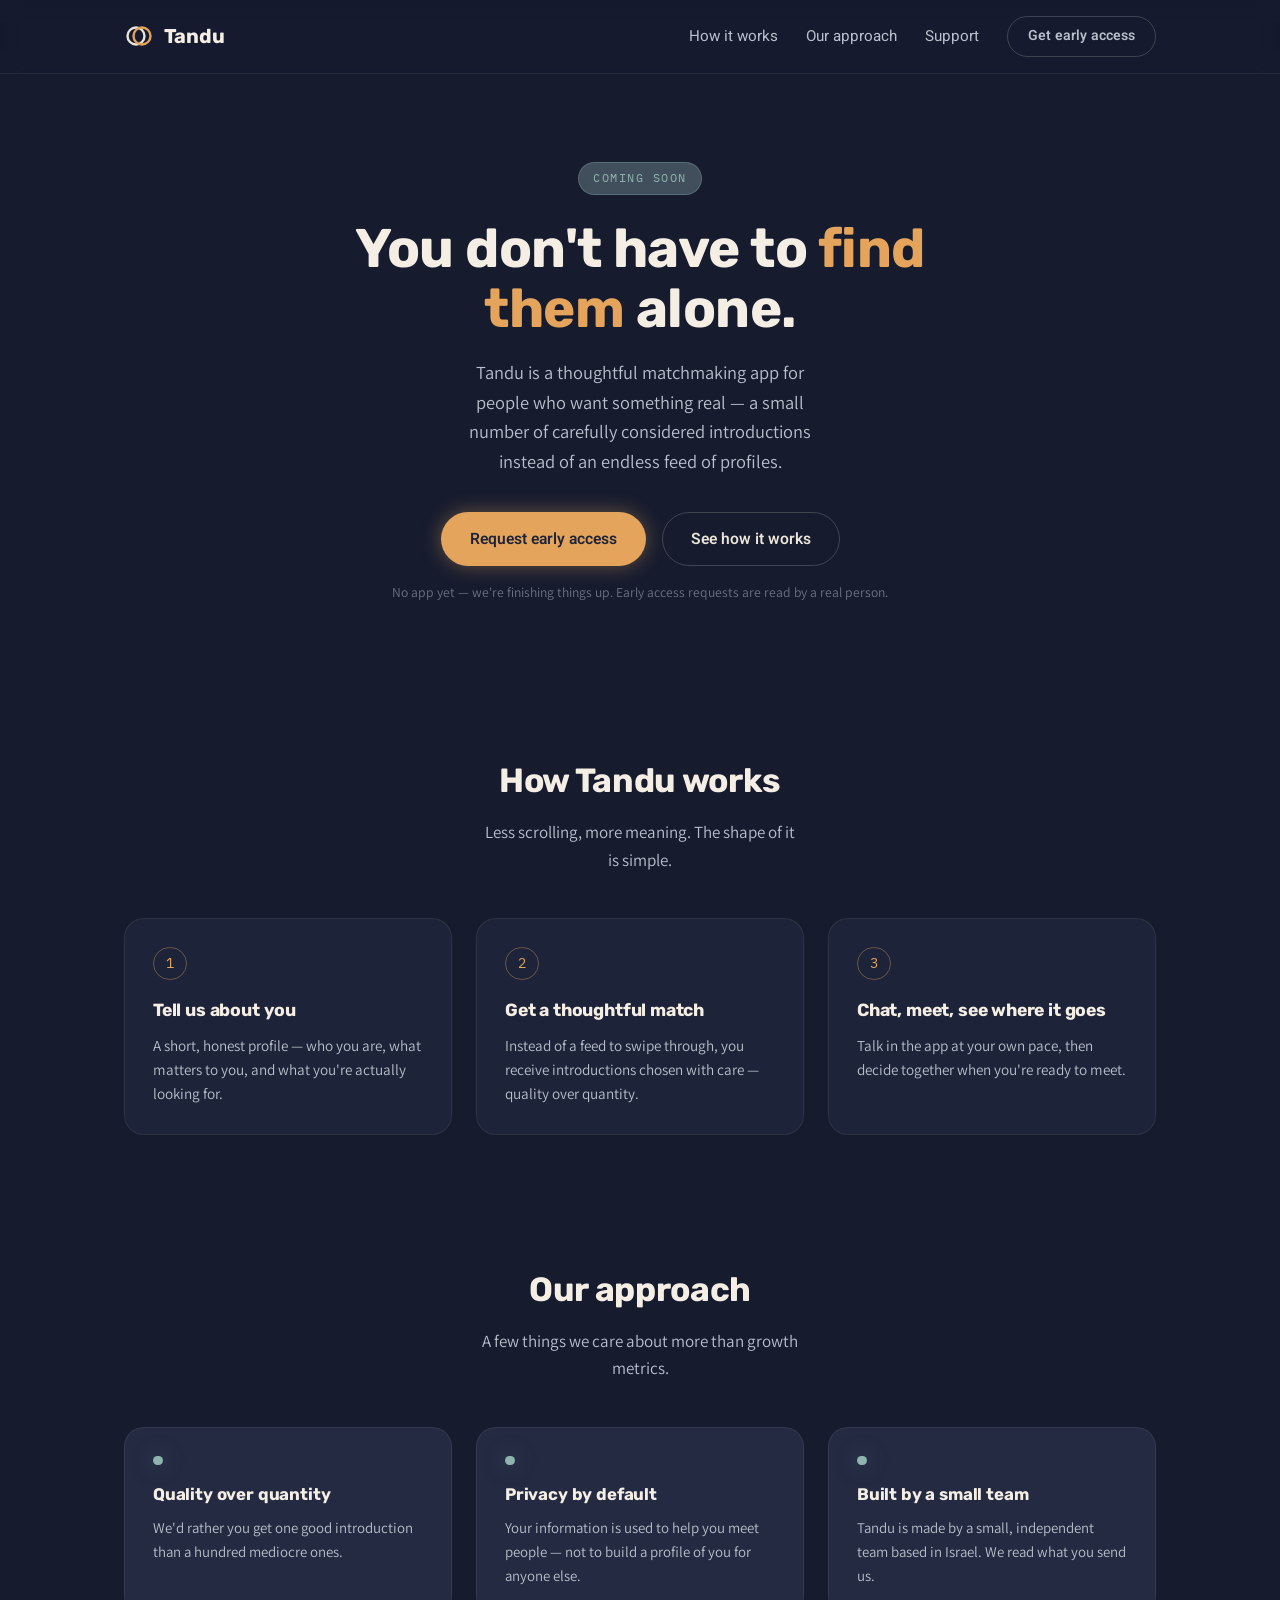
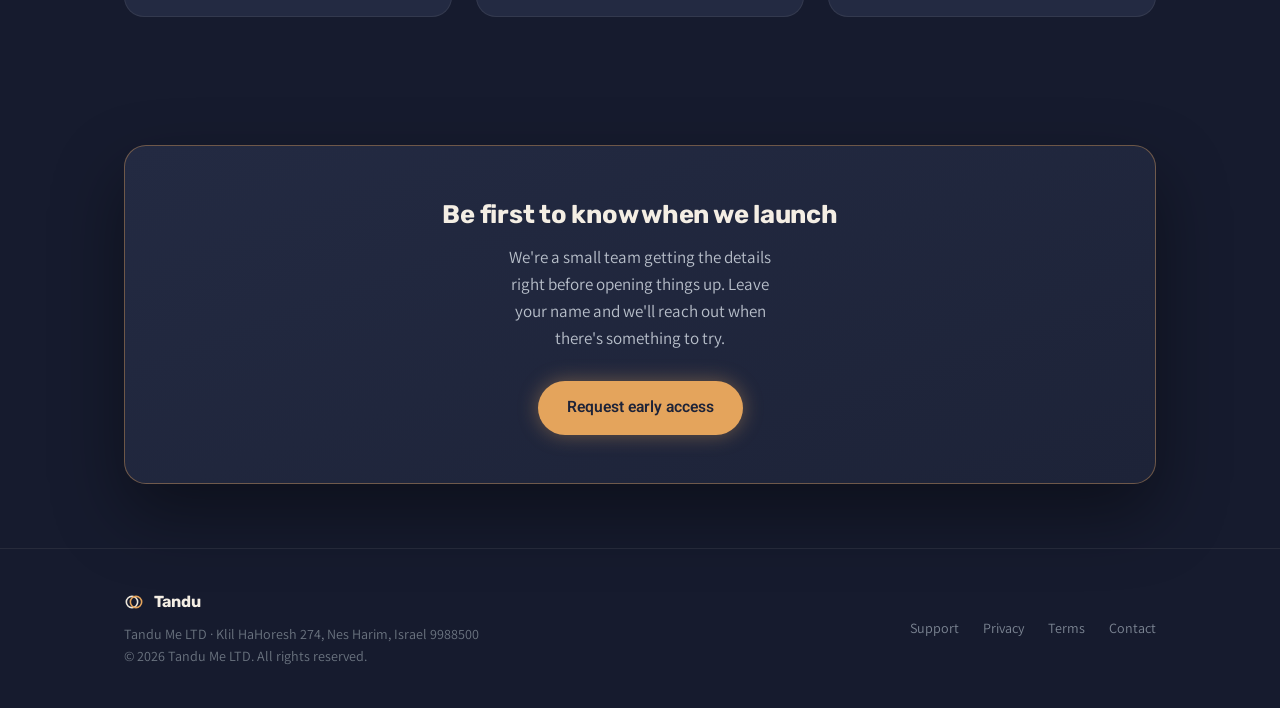
<file: index.html>
<!doctype html>
<html lang="en">
<head>
  <meta charset="utf-8">
  <title>Tandu — Thoughtful matchmaking</title>
  <meta name="description" content="Tandu is a thoughtful matchmaking app for people who want something real — curated introductions instead of endless swiping.">
  <meta name="viewport" content="width=device-width, initial-scale=1">
  <meta name="theme-color" content="#161B2E">
  <link rel="icon" href="assets/favicon.svg" type="image/svg+xml">
  <link rel="preconnect" href="https://fonts.googleapis.com">
  <link rel="preconnect" href="https://fonts.gstatic.com" crossorigin>
  <link href="https://fonts.googleapis.com/css2?family=Rubik:wght@500;600;700&family=Assistant:wght@400;500;600&family=Heebo:wght@500;600&family=IBM+Plex+Mono:wght@400;500&display=swap" rel="stylesheet">
  <link rel="stylesheet" href="assets/style.css">
</head>
<body>

  <header class="site-header">
    <div class="container">
      <a class="brand plain" href="index.html">
        <span class="mark">
          <svg width="30" height="30" viewBox="0 0 30 30" fill="none">
            <circle cx="12" cy="15" r="8.5" stroke="#ECE6DA" stroke-width="2.4"/>
            <circle cx="18" cy="15" r="8.5" stroke="#E4A45C" stroke-width="2.4"/>
          </svg>
        </span>
        <span class="brand-word">Tandu</span>
      </a>
      <nav class="site-nav">
        <a href="#how-it-works">How it works</a>
        <a href="#values">Our approach</a>
        <a href="support.html">Support</a>
        <a class="btn btn-ghost" href="mailto:hello@tandu.me?subject=Tandu%20early%20access&body=Hi%20Tandu%2C%0A%0AI%27d%20like%20to%20be%20added%20to%20the%20early%20access%20list.%0A%0AName%3A%0ACity%2FCountry%3A" style="padding:.5rem 1.25rem; font-size:.88rem;">Get early access</a>
      </nav>
    </div>
  </header>

  <main>
    <section class="hero">
      <div class="container">
        <span class="eyebrow">Coming soon</span>
        <h1>You don't have to <span class="accent">find them</span> alone.</h1>
        <p class="lead">Tandu is a thoughtful matchmaking app for people who want something real — a small number of carefully considered introductions instead of an endless feed of profiles.</p>
        <div class="hero-actions">
          <a class="btn btn-primary" href="mailto:hello@tandu.me?subject=Tandu%20early%20access&body=Hi%20Tandu%2C%0A%0AI%27d%20like%20to%20be%20added%20to%20the%20early%20access%20list.%0A%0AName%3A%0ACity%2FCountry%3A">Request early access</a>
          <a class="btn btn-ghost" href="#how-it-works">See how it works</a>
        </div>
        <p class="hero-note">No app yet — we're finishing things up. Early access requests are read by a real person.</p>
      </div>
    </section>

    <section id="how-it-works">
      <div class="container">
        <div class="section-head">
          <h2>How Tandu works</h2>
          <p>Less scrolling, more meaning. The shape of it is simple.</p>
        </div>
        <div class="steps">
          <div class="step">
            <div class="num">1</div>
            <h3>Tell us about you</h3>
            <p>A short, honest profile — who you are, what matters to you, and what you're actually looking for.</p>
          </div>
          <div class="step">
            <div class="num">2</div>
            <h3>Get a thoughtful match</h3>
            <p>Instead of a feed to swipe through, you receive introductions chosen with care — quality over quantity.</p>
          </div>
          <div class="step">
            <div class="num">3</div>
            <h3>Chat, meet, see where it goes</h3>
            <p>Talk in the app at your own pace, then decide together when you're ready to meet.</p>
          </div>
        </div>
      </div>
    </section>

    <section id="values">
      <div class="container">
        <div class="section-head">
          <h2>Our approach</h2>
          <p>A few things we care about more than growth metrics.</p>
        </div>
        <div class="values">
          <div class="value">
            <div class="dot"></div>
            <h3>Quality over quantity</h3>
            <p>We'd rather you get one good introduction than a hundred mediocre ones.</p>
          </div>
          <div class="value">
            <div class="dot"></div>
            <h3>Privacy by default</h3>
            <p>Your information is used to help you meet people — not to build a profile of you for anyone else.</p>
          </div>
          <div class="value">
            <div class="dot"></div>
            <h3>Built by a small team</h3>
            <p>Tandu is made by a small, independent team based in Israel. We read what you send us.</p>
          </div>
        </div>
      </div>
    </section>

    <section>
      <div class="container">
        <div class="waitlist">
          <h2>Be first to know when we launch</h2>
          <p>We're a small team getting the details right before opening things up. Leave your name and we'll reach out when there's something to try.</p>
          <a class="btn btn-primary" href="mailto:hello@tandu.me?subject=Tandu%20early%20access&body=Hi%20Tandu%2C%0A%0AI%27d%20like%20to%20be%20added%20to%20the%20early%20access%20list.%0A%0AName%3A%0ACity%2FCountry%3A">Request early access</a>
        </div>
      </div>
    </section>
  </main>

  <footer class="site-footer">
    <div class="container footer-grid">
      <div>
        <div class="brand" style="margin-bottom:.5rem;">
          <span class="mark">
            <svg width="20" height="20" viewBox="0 0 30 30" fill="none">
              <circle cx="12" cy="15" r="8.5" stroke="#ECE6DA" stroke-width="2.4"/>
              <circle cx="18" cy="15" r="8.5" stroke="#E4A45C" stroke-width="2.4"/>
            </svg>
          </span>
          <span class="brand-word" style="font-size:1rem;">Tandu</span>
        </div>
        <div>Tandu Me LTD · Klil HaHoresh 274, Nes Harim, Israel 9988500</div>
        <div>&copy; 2026 Tandu Me LTD. All rights reserved.</div>
      </div>
      <div class="footer-links">
        <a href="support.html">Support</a>
        <a href="privacy.html">Privacy</a>
        <a href="terms.html">Terms</a>
        <a href="mailto:contact@tandu.me">Contact</a>
      </div>
    </div>
  </footer>

</body>
</html>
</file>
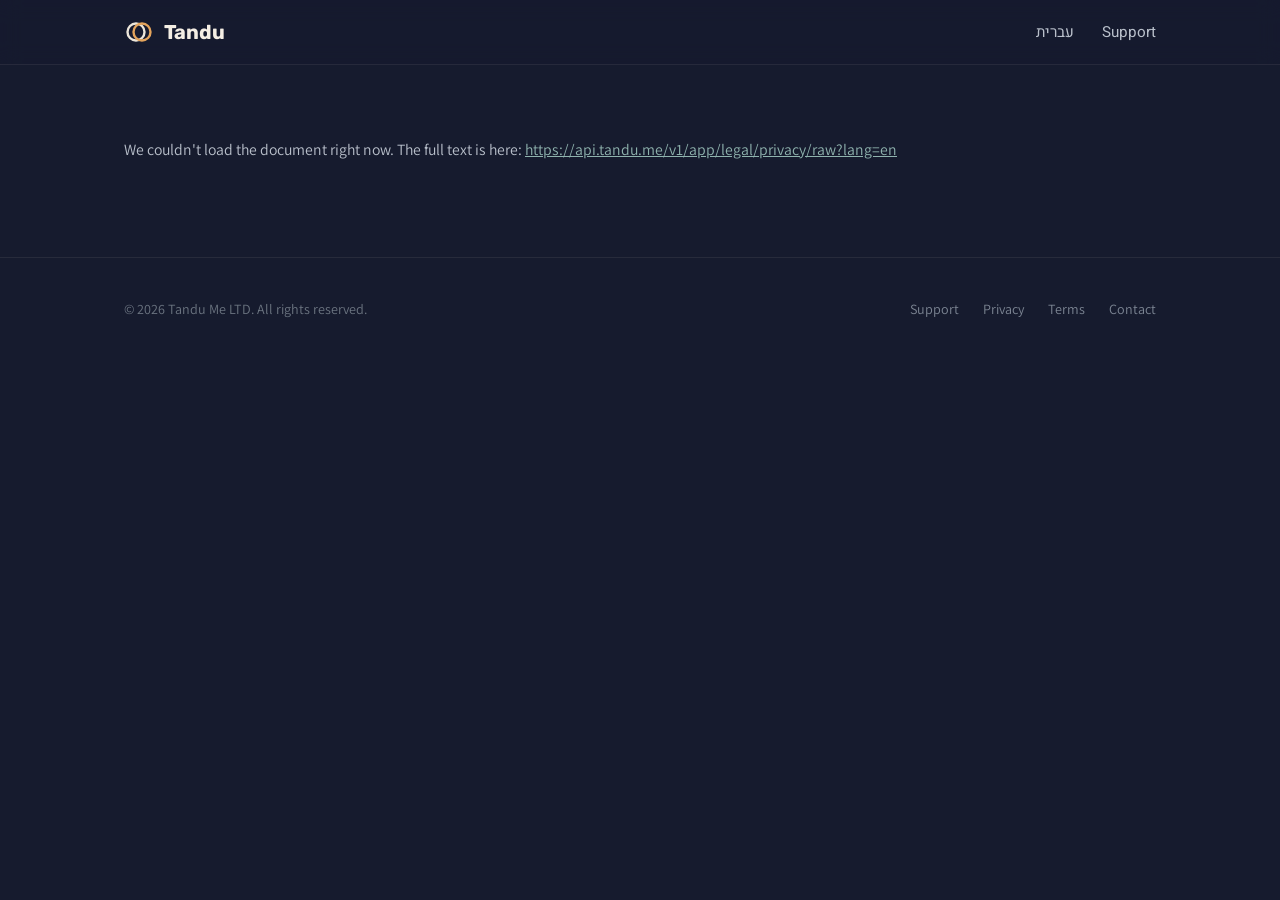
<file: app-privacy.en.html>
<!doctype html>
<html lang="en" dir="ltr">
<head>
  <meta charset="utf-8">
  <title>Privacy Policy - Tandu</title>
  <meta name="viewport" content="width=device-width, initial-scale=1">
  <meta name="theme-color" content="#161B2E">
  <link rel="icon" href="assets/favicon.svg" type="image/svg+xml">
  <link rel="preconnect" href="https://fonts.googleapis.com">
  <link rel="preconnect" href="https://fonts.gstatic.com" crossorigin>
  <link rel="preconnect" href="https://api.tandu.me">
  <link href="https://fonts.googleapis.com/css2?family=Rubik:wght@500;600;700&family=Assistant:wght@400;500;600&family=Heebo:wght@500;600&family=IBM+Plex+Mono:wght@400;500&display=swap" rel="stylesheet">
  <link rel="stylesheet" href="assets/style.css">
</head>
<body>

  <header class="site-header">
    <div class="container">
      <a class="brand plain" href="index.html">
        <span class="mark">
          <svg width="30" height="30" viewBox="0 0 30 30" fill="none">
            <circle cx="12" cy="15" r="8.5" stroke="#ECE6DA" stroke-width="2.4"/>
            <circle cx="18" cy="15" r="8.5" stroke="#E4A45C" stroke-width="2.4"/>
          </svg>
        </span>
        <span class="brand-word">Tandu</span>
      </a>
      <nav class="site-nav">
        <a href="app-privacy.he.html">עברית</a>
        <a href="support.html">Support</a>
      </nav>
    </div>
  </header>

  <main class="legal">
    <div class="container">

      <noscript>
        <h1>Privacy Policy</h1>
        <p>JavaScript is turned off in this browser, so the document cannot be displayed here. The full text is available as plain text:</p>
        <p><a href="https://api.tandu.me/v1/app/legal/privacy/raw?lang=en">Read the full document</a></p>
      </noscript>

      <div id="legal-doc" data-kind="privacy" data-lang="en">
        <p class="updated">Loading the document...</p>
      </div>

    </div>
  </main>

  <footer class="site-footer">
    <div class="container footer-grid">
      <div>&copy; 2026 Tandu Me LTD. All rights reserved.</div>
      <div class="footer-links">
        <a href="support.html">Support</a>
        <a href="privacy.html">Privacy</a>
        <a href="terms.html">Terms</a>
        <a href="mailto:contact@tandu.me">Contact</a>
      </div>
    </div>
  </footer>

  <!-- This page holds no legal text. The document is fetched at load from the
       registry in tandu-backend/legal/, the same source the app serves and the
       consent ledger hashes - see assets/legal.js. Do not paste the text in. -->
  <script src="assets/legal.js"></script>
</body>
</html>
</file>
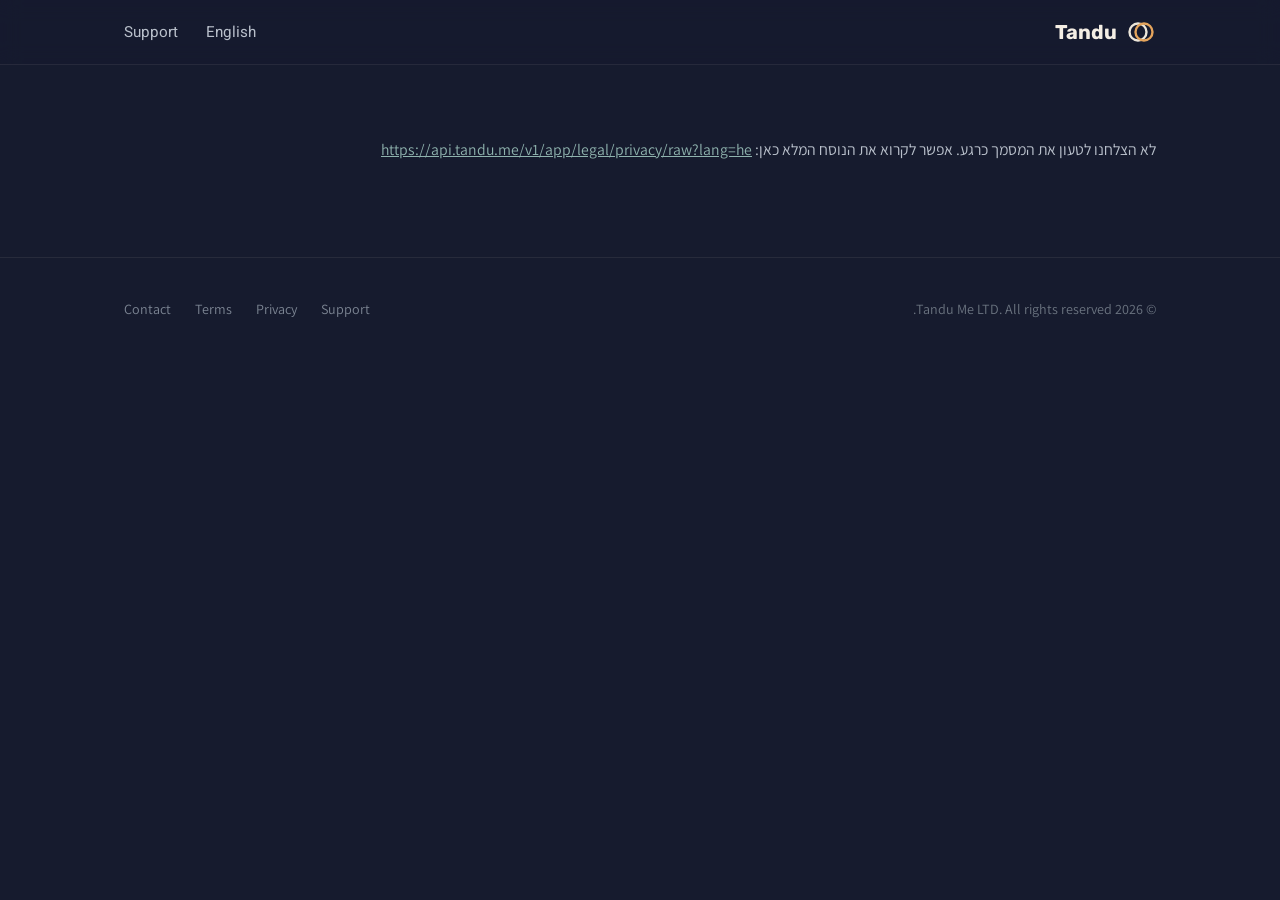
<file: app-privacy.he.html>
<!doctype html>
<html lang="he" dir="rtl">
<head>
  <meta charset="utf-8">
  <title>מדיניות הפרטיות - Tandu</title>
  <meta name="viewport" content="width=device-width, initial-scale=1">
  <meta name="theme-color" content="#161B2E">
  <link rel="icon" href="assets/favicon.svg" type="image/svg+xml">
  <link rel="preconnect" href="https://fonts.googleapis.com">
  <link rel="preconnect" href="https://fonts.gstatic.com" crossorigin>
  <link rel="preconnect" href="https://api.tandu.me">
  <link href="https://fonts.googleapis.com/css2?family=Rubik:wght@500;600;700&family=Assistant:wght@400;500;600&family=Heebo:wght@500;600&family=IBM+Plex+Mono:wght@400;500&display=swap" rel="stylesheet">
  <link rel="stylesheet" href="assets/style.css">
</head>
<body>

  <header class="site-header">
    <div class="container">
      <a class="brand plain" href="index.html">
        <span class="mark">
          <svg width="30" height="30" viewBox="0 0 30 30" fill="none">
            <circle cx="12" cy="15" r="8.5" stroke="#ECE6DA" stroke-width="2.4"/>
            <circle cx="18" cy="15" r="8.5" stroke="#E4A45C" stroke-width="2.4"/>
          </svg>
        </span>
        <span class="brand-word">Tandu</span>
      </a>
      <nav class="site-nav">
        <a href="app-privacy.en.html">English</a>
        <a href="support.html">Support</a>
      </nav>
    </div>
  </header>

  <main class="legal">
    <div class="container">

      <noscript>
        <h1>מדיניות הפרטיות</h1>
        <p>JavaScript כבוי בדפדפן הזה, ולכן לא ניתן להציג כאן את המסמך. הנוסח המלא זמין כטקסט רגיל:</p>
        <p><a href="https://api.tandu.me/v1/app/legal/privacy/raw?lang=he">קריאת המסמך המלא</a></p>
      </noscript>

      <div id="legal-doc" data-kind="privacy" data-lang="he">
        <p class="updated">טוען את המסמך...</p>
      </div>

    </div>
  </main>

  <footer class="site-footer">
    <div class="container footer-grid">
      <div>&copy; 2026 Tandu Me LTD. All rights reserved.</div>
      <div class="footer-links">
        <a href="support.html">Support</a>
        <a href="privacy.html">Privacy</a>
        <a href="terms.html">Terms</a>
        <a href="mailto:contact@tandu.me">Contact</a>
      </div>
    </div>
  </footer>

  <!-- This page holds no legal text. The document is fetched at load from the
       registry in tandu-backend/legal/, the same source the app serves and the
       consent ledger hashes - see assets/legal.js. Do not paste the text in. -->
  <script src="assets/legal.js"></script>
</body>
</html>
</file>
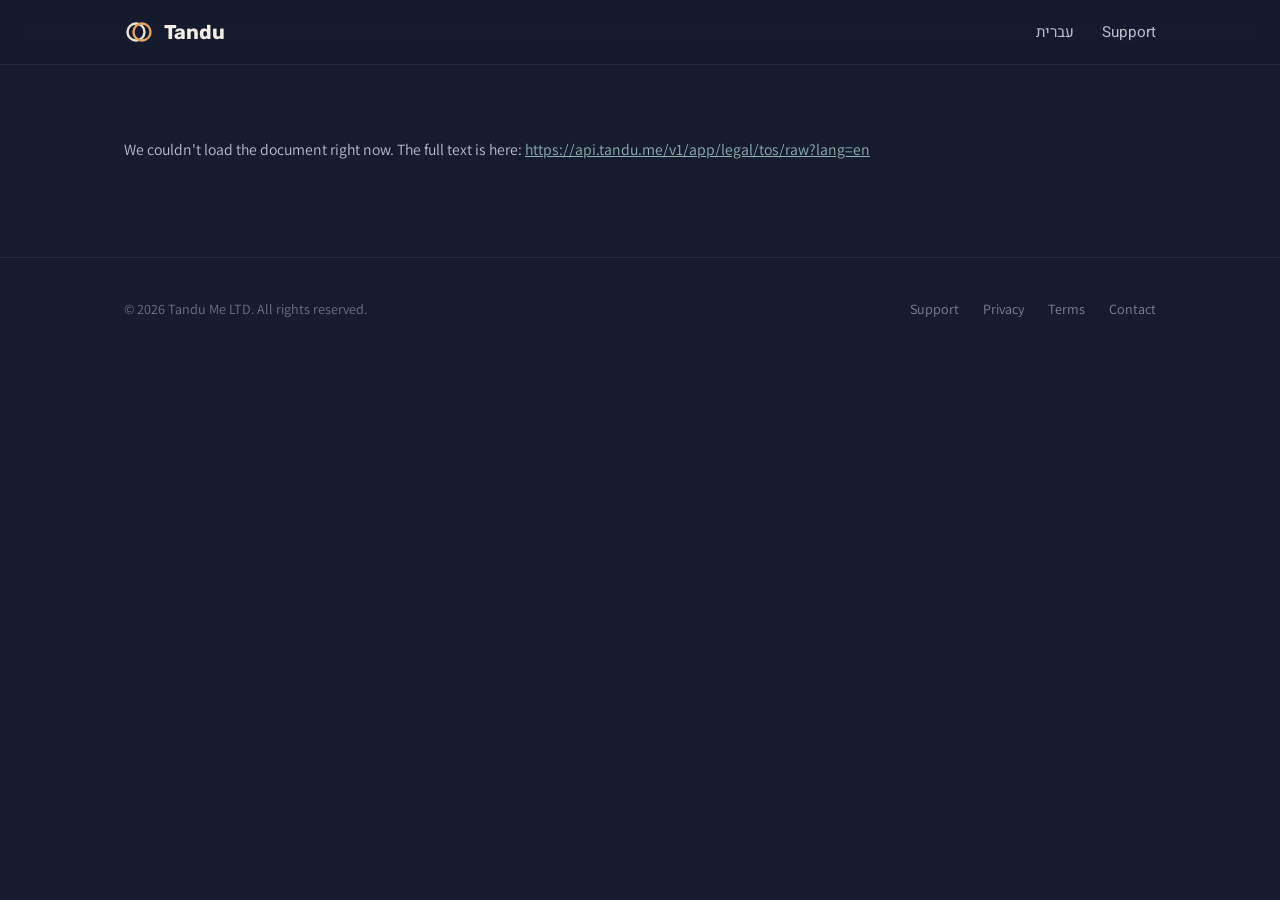
<file: app-terms.en.html>
<!doctype html>
<html lang="en" dir="ltr">
<head>
  <meta charset="utf-8">
  <title>Terms of Service - Tandu</title>
  <meta name="viewport" content="width=device-width, initial-scale=1">
  <meta name="theme-color" content="#161B2E">
  <link rel="icon" href="assets/favicon.svg" type="image/svg+xml">
  <link rel="preconnect" href="https://fonts.googleapis.com">
  <link rel="preconnect" href="https://fonts.gstatic.com" crossorigin>
  <link rel="preconnect" href="https://api.tandu.me">
  <link href="https://fonts.googleapis.com/css2?family=Rubik:wght@500;600;700&family=Assistant:wght@400;500;600&family=Heebo:wght@500;600&family=IBM+Plex+Mono:wght@400;500&display=swap" rel="stylesheet">
  <link rel="stylesheet" href="assets/style.css">
</head>
<body>

  <header class="site-header">
    <div class="container">
      <a class="brand plain" href="index.html">
        <span class="mark">
          <svg width="30" height="30" viewBox="0 0 30 30" fill="none">
            <circle cx="12" cy="15" r="8.5" stroke="#ECE6DA" stroke-width="2.4"/>
            <circle cx="18" cy="15" r="8.5" stroke="#E4A45C" stroke-width="2.4"/>
          </svg>
        </span>
        <span class="brand-word">Tandu</span>
      </a>
      <nav class="site-nav">
        <a href="app-terms.he.html">עברית</a>
        <a href="support.html">Support</a>
      </nav>
    </div>
  </header>

  <main class="legal">
    <div class="container">

      <noscript>
        <h1>Terms of Service</h1>
        <p>JavaScript is turned off in this browser, so the document cannot be displayed here. The full text is available as plain text:</p>
        <p><a href="https://api.tandu.me/v1/app/legal/tos/raw?lang=en">Read the full document</a></p>
      </noscript>

      <div id="legal-doc" data-kind="tos" data-lang="en">
        <p class="updated">Loading the document...</p>
      </div>

    </div>
  </main>

  <footer class="site-footer">
    <div class="container footer-grid">
      <div>&copy; 2026 Tandu Me LTD. All rights reserved.</div>
      <div class="footer-links">
        <a href="support.html">Support</a>
        <a href="privacy.html">Privacy</a>
        <a href="terms.html">Terms</a>
        <a href="mailto:contact@tandu.me">Contact</a>
      </div>
    </div>
  </footer>

  <!-- This page holds no legal text. The document is fetched at load from the
       registry in tandu-backend/legal/, the same source the app serves and the
       consent ledger hashes - see assets/legal.js. Do not paste the text in. -->
  <script src="assets/legal.js"></script>
</body>
</html>
</file>
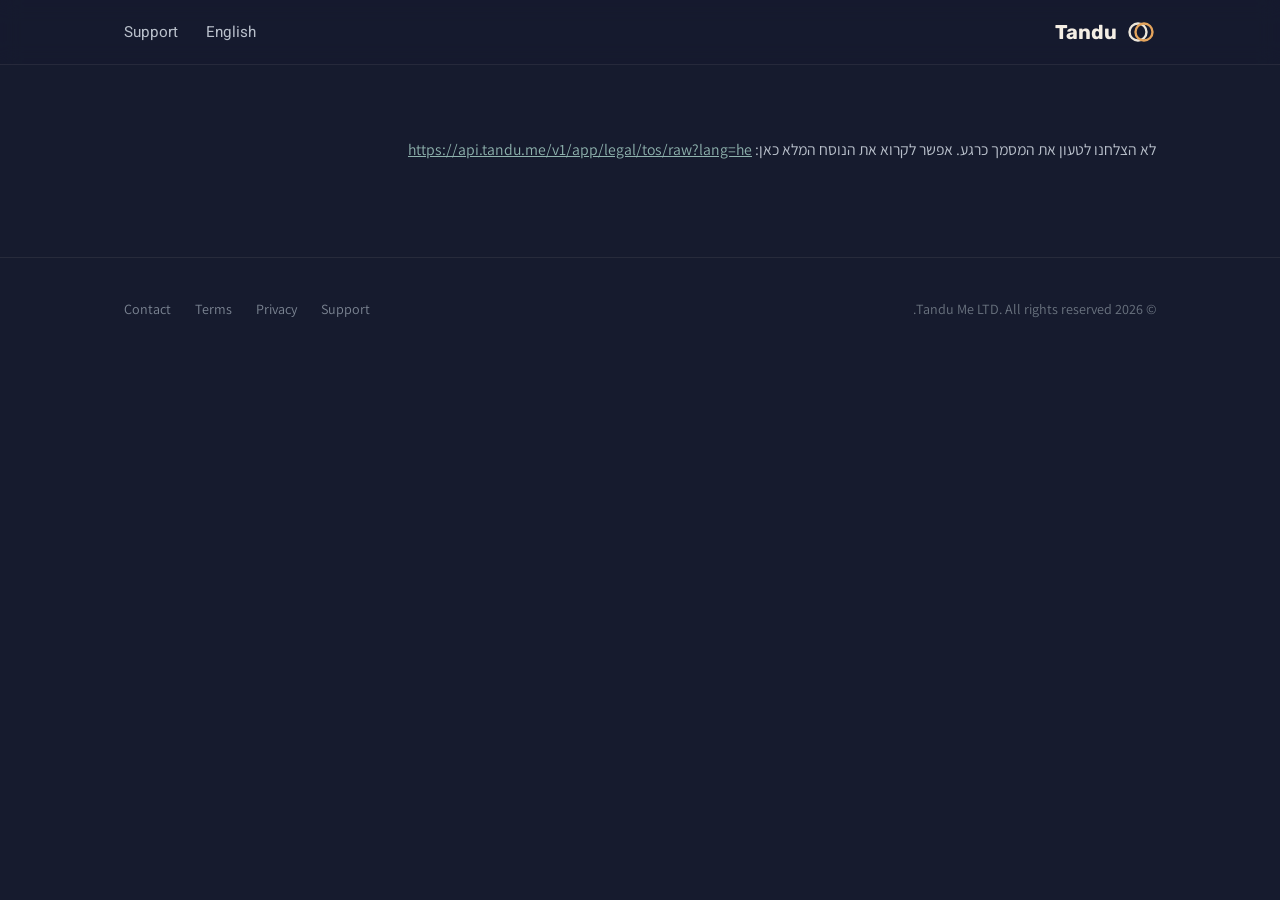
<file: app-terms.he.html>
<!doctype html>
<html lang="he" dir="rtl">
<head>
  <meta charset="utf-8">
  <title>תנאי השימוש - Tandu</title>
  <meta name="viewport" content="width=device-width, initial-scale=1">
  <meta name="theme-color" content="#161B2E">
  <link rel="icon" href="assets/favicon.svg" type="image/svg+xml">
  <link rel="preconnect" href="https://fonts.googleapis.com">
  <link rel="preconnect" href="https://fonts.gstatic.com" crossorigin>
  <link rel="preconnect" href="https://api.tandu.me">
  <link href="https://fonts.googleapis.com/css2?family=Rubik:wght@500;600;700&family=Assistant:wght@400;500;600&family=Heebo:wght@500;600&family=IBM+Plex+Mono:wght@400;500&display=swap" rel="stylesheet">
  <link rel="stylesheet" href="assets/style.css">
</head>
<body>

  <header class="site-header">
    <div class="container">
      <a class="brand plain" href="index.html">
        <span class="mark">
          <svg width="30" height="30" viewBox="0 0 30 30" fill="none">
            <circle cx="12" cy="15" r="8.5" stroke="#ECE6DA" stroke-width="2.4"/>
            <circle cx="18" cy="15" r="8.5" stroke="#E4A45C" stroke-width="2.4"/>
          </svg>
        </span>
        <span class="brand-word">Tandu</span>
      </a>
      <nav class="site-nav">
        <a href="app-terms.en.html">English</a>
        <a href="support.html">Support</a>
      </nav>
    </div>
  </header>

  <main class="legal">
    <div class="container">

      <noscript>
        <h1>תנאי השימוש</h1>
        <p>JavaScript כבוי בדפדפן הזה, ולכן לא ניתן להציג כאן את המסמך. הנוסח המלא זמין כטקסט רגיל:</p>
        <p><a href="https://api.tandu.me/v1/app/legal/tos/raw?lang=he">קריאת המסמך המלא</a></p>
      </noscript>

      <div id="legal-doc" data-kind="tos" data-lang="he">
        <p class="updated">טוען את המסמך...</p>
      </div>

    </div>
  </main>

  <footer class="site-footer">
    <div class="container footer-grid">
      <div>&copy; 2026 Tandu Me LTD. All rights reserved.</div>
      <div class="footer-links">
        <a href="support.html">Support</a>
        <a href="privacy.html">Privacy</a>
        <a href="terms.html">Terms</a>
        <a href="mailto:contact@tandu.me">Contact</a>
      </div>
    </div>
  </footer>

  <!-- This page holds no legal text. The document is fetched at load from the
       registry in tandu-backend/legal/, the same source the app serves and the
       consent ledger hashes - see assets/legal.js. Do not paste the text in. -->
  <script src="assets/legal.js"></script>
</body>
</html>
</file>
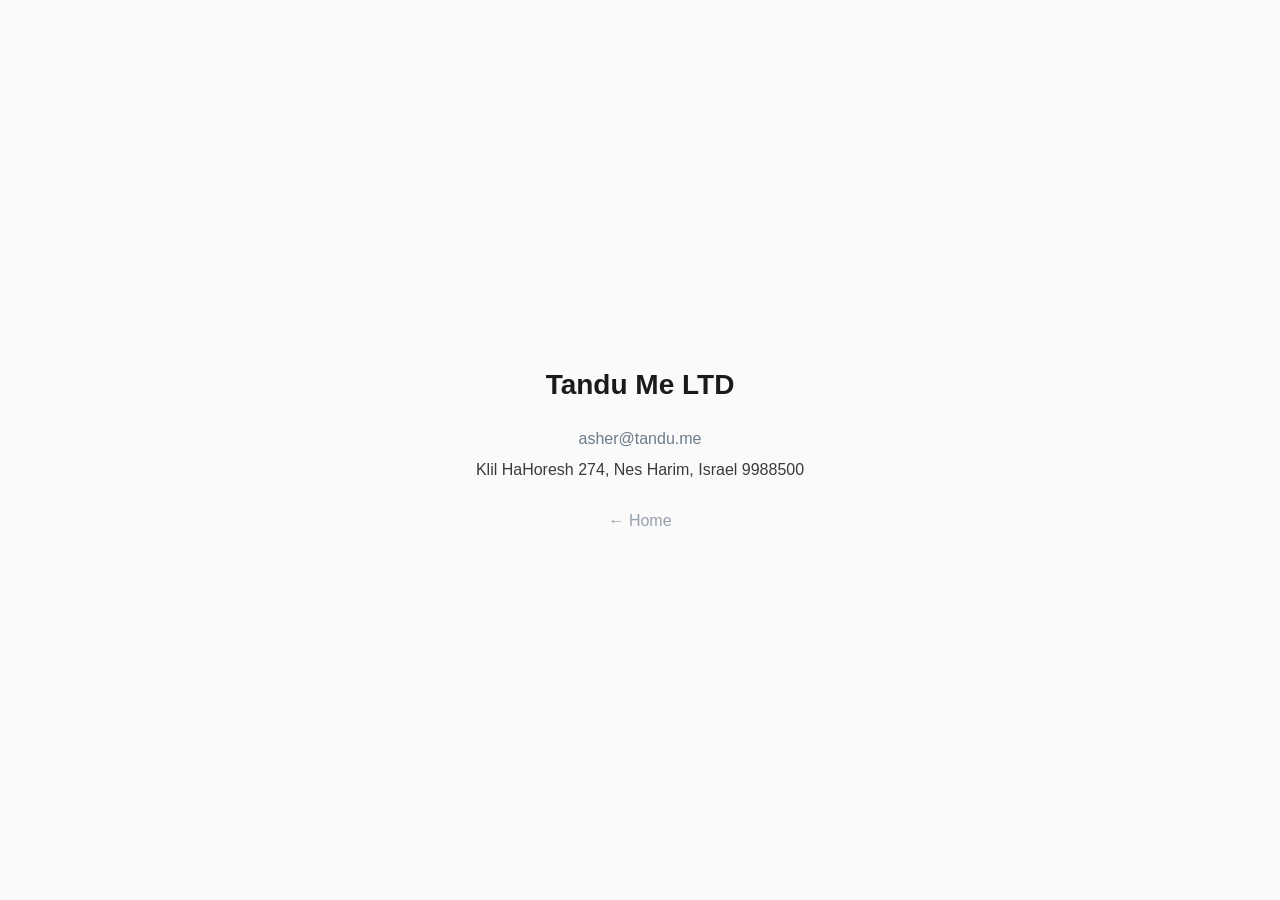
<file: contact.html>
<!doctype html>
<html lang="en">
<head>
  <meta charset="utf-8">
  <meta name="viewport" content="width=device-width, initial-scale=1">
  <title>Contact — Tandu</title>
  <style>
    html, body { height: 100%; margin: 0; }
    body {
      display: flex; align-items: center; justify-content: center;
      font-family: -apple-system, BlinkMacSystemFont, "Segoe UI", Roboto, sans-serif;
      background: #fafafa; color: #1a1a1a;
    }
    @media (prefers-color-scheme: dark) {
      body { background: #111; color: #eee; }
      a { color: #9ab; }
    }
    main { text-align: center; padding: 2rem; line-height: 1.7; }
    h1 { font-size: 1.75rem; font-weight: 600; margin: 0 0 1rem; }
    p { margin: 0.25rem 0; opacity: 0.85; }
    a { color: #567; text-decoration: none; }
    .back { margin-top: 1.5rem; opacity: 0.6; }
  </style>
</head>
<body>
  <main>
    <h1>Tandu Me LTD</h1>
    <p><a href="mailto:asher@tandu.me">asher@tandu.me</a></p>
    <p>Klil HaHoresh 274, Nes Harim, Israel 9988500</p>
    <p class="back"><a href="index.html">← Home</a></p>
  </main>
</body>
</html>
</file>
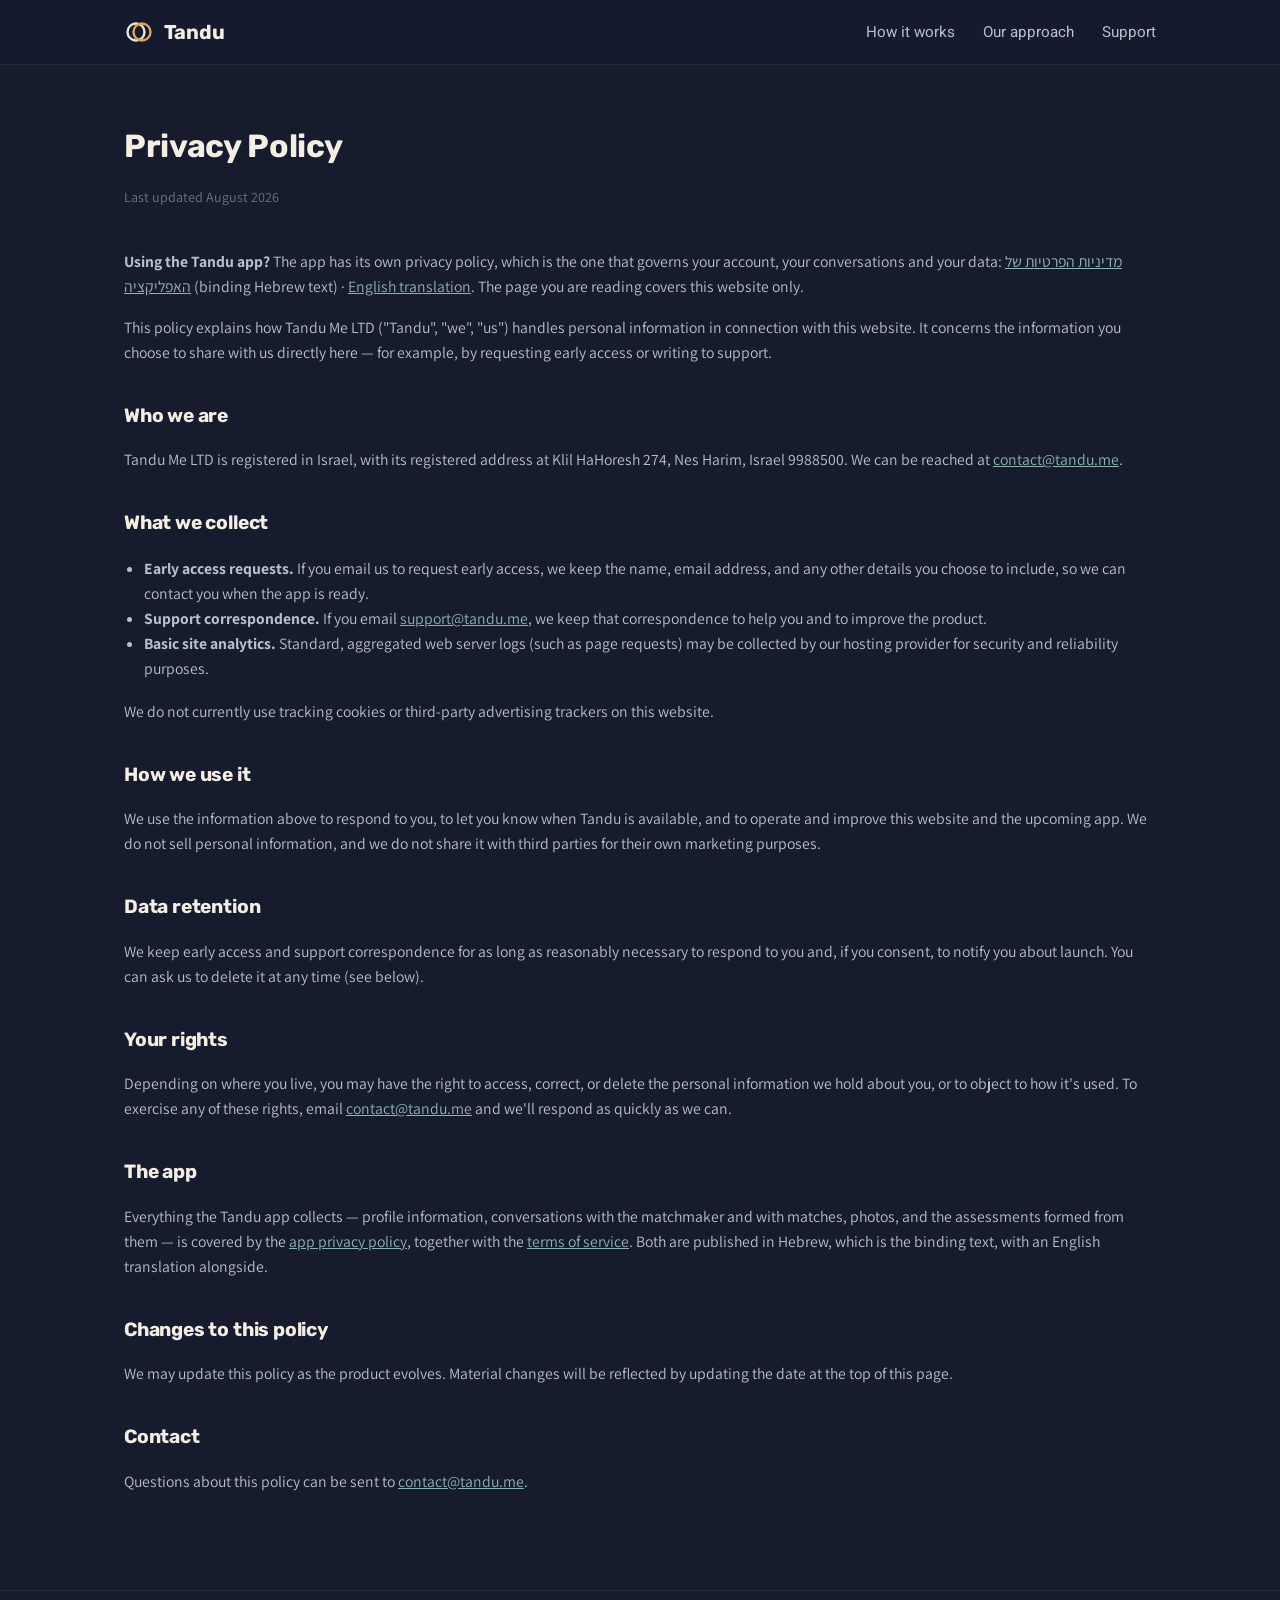
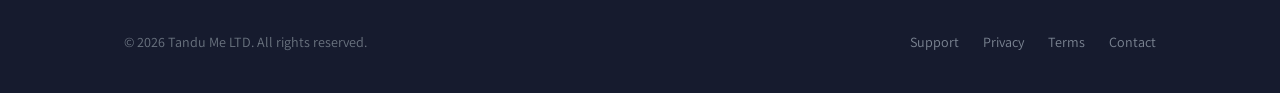
<file: privacy.html>
<!doctype html>
<html lang="en">
<head>
  <meta charset="utf-8">
  <title>Privacy Policy — Tandu</title>
  <meta name="viewport" content="width=device-width, initial-scale=1">
  <meta name="theme-color" content="#161B2E">
  <link rel="icon" href="assets/favicon.svg" type="image/svg+xml">
  <link rel="preconnect" href="https://fonts.googleapis.com">
  <link rel="preconnect" href="https://fonts.gstatic.com" crossorigin>
  <link href="https://fonts.googleapis.com/css2?family=Rubik:wght@500;600;700&family=Assistant:wght@400;500;600&family=Heebo:wght@500;600&family=IBM+Plex+Mono:wght@400;500&display=swap" rel="stylesheet">
  <link rel="stylesheet" href="assets/style.css">
</head>
<body>

  <header class="site-header">
    <div class="container">
      <a class="brand plain" href="index.html">
        <span class="mark">
          <svg width="30" height="30" viewBox="0 0 30 30" fill="none">
            <circle cx="12" cy="15" r="8.5" stroke="#ECE6DA" stroke-width="2.4"/>
            <circle cx="18" cy="15" r="8.5" stroke="#E4A45C" stroke-width="2.4"/>
          </svg>
        </span>
        <span class="brand-word">Tandu</span>
      </a>
      <nav class="site-nav">
        <a href="index.html#how-it-works">How it works</a>
        <a href="index.html#values">Our approach</a>
        <a href="support.html">Support</a>
      </nav>
    </div>
  </header>

  <main class="legal">
    <div class="container">
      <h1>Privacy Policy</h1>
      <p class="updated">Last updated August 2026</p>

      <p><strong>Using the Tandu app?</strong> The app has its own privacy policy, which is the one that governs your account, your conversations and your data: <a href="app-privacy.he.html">מדיניות הפרטיות של האפליקציה</a> (binding Hebrew text) · <a href="app-privacy.en.html">English translation</a>. The page you are reading covers this website only.</p>

      <p>This policy explains how Tandu Me LTD ("Tandu", "we", "us") handles personal information in connection with this website. It concerns the information you choose to share with us directly here — for example, by requesting early access or writing to support.</p>

      <h2>Who we are</h2>
      <p>Tandu Me LTD is registered in Israel, with its registered address at Klil HaHoresh 274, Nes Harim, Israel 9988500. We can be reached at <a href="mailto:contact@tandu.me">contact@tandu.me</a>.</p>

      <h2>What we collect</h2>
      <ul>
        <li><strong>Early access requests.</strong> If you email us to request early access, we keep the name, email address, and any other details you choose to include, so we can contact you when the app is ready.</li>
        <li><strong>Support correspondence.</strong> If you email <a href="mailto:support@tandu.me">support@tandu.me</a>, we keep that correspondence to help you and to improve the product.</li>
        <li><strong>Basic site analytics.</strong> Standard, aggregated web server logs (such as page requests) may be collected by our hosting provider for security and reliability purposes.</li>
      </ul>
      <p>We do not currently use tracking cookies or third-party advertising trackers on this website.</p>

      <h2>How we use it</h2>
      <p>We use the information above to respond to you, to let you know when Tandu is available, and to operate and improve this website and the upcoming app. We do not sell personal information, and we do not share it with third parties for their own marketing purposes.</p>

      <h2>Data retention</h2>
      <p>We keep early access and support correspondence for as long as reasonably necessary to respond to you and, if you consent, to notify you about launch. You can ask us to delete it at any time (see below).</p>

      <h2>Your rights</h2>
      <p>Depending on where you live, you may have the right to access, correct, or delete the personal information we hold about you, or to object to how it's used. To exercise any of these rights, email <a href="mailto:contact@tandu.me">contact@tandu.me</a> and we'll respond as quickly as we can.</p>

      <h2>The app</h2>
      <p>Everything the Tandu app collects — profile information, conversations with the matchmaker and with matches, photos, and the assessments formed from them — is covered by the <a href="app-privacy.he.html">app privacy policy</a>, together with the <a href="app-terms.he.html">terms of service</a>. Both are published in Hebrew, which is the binding text, with an English translation alongside.</p>

      <h2>Changes to this policy</h2>
      <p>We may update this policy as the product evolves. Material changes will be reflected by updating the date at the top of this page.</p>

      <h2>Contact</h2>
      <p>Questions about this policy can be sent to <a href="mailto:contact@tandu.me">contact@tandu.me</a>.</p>
    </div>
  </main>

  <footer class="site-footer">
    <div class="container footer-grid">
      <div>&copy; 2026 Tandu Me LTD. All rights reserved.</div>
      <div class="footer-links">
        <a href="support.html">Support</a>
        <a href="privacy.html">Privacy</a>
        <a href="terms.html">Terms</a>
        <a href="mailto:contact@tandu.me">Contact</a>
      </div>
    </div>
  </footer>

</body>
</html>
</file>
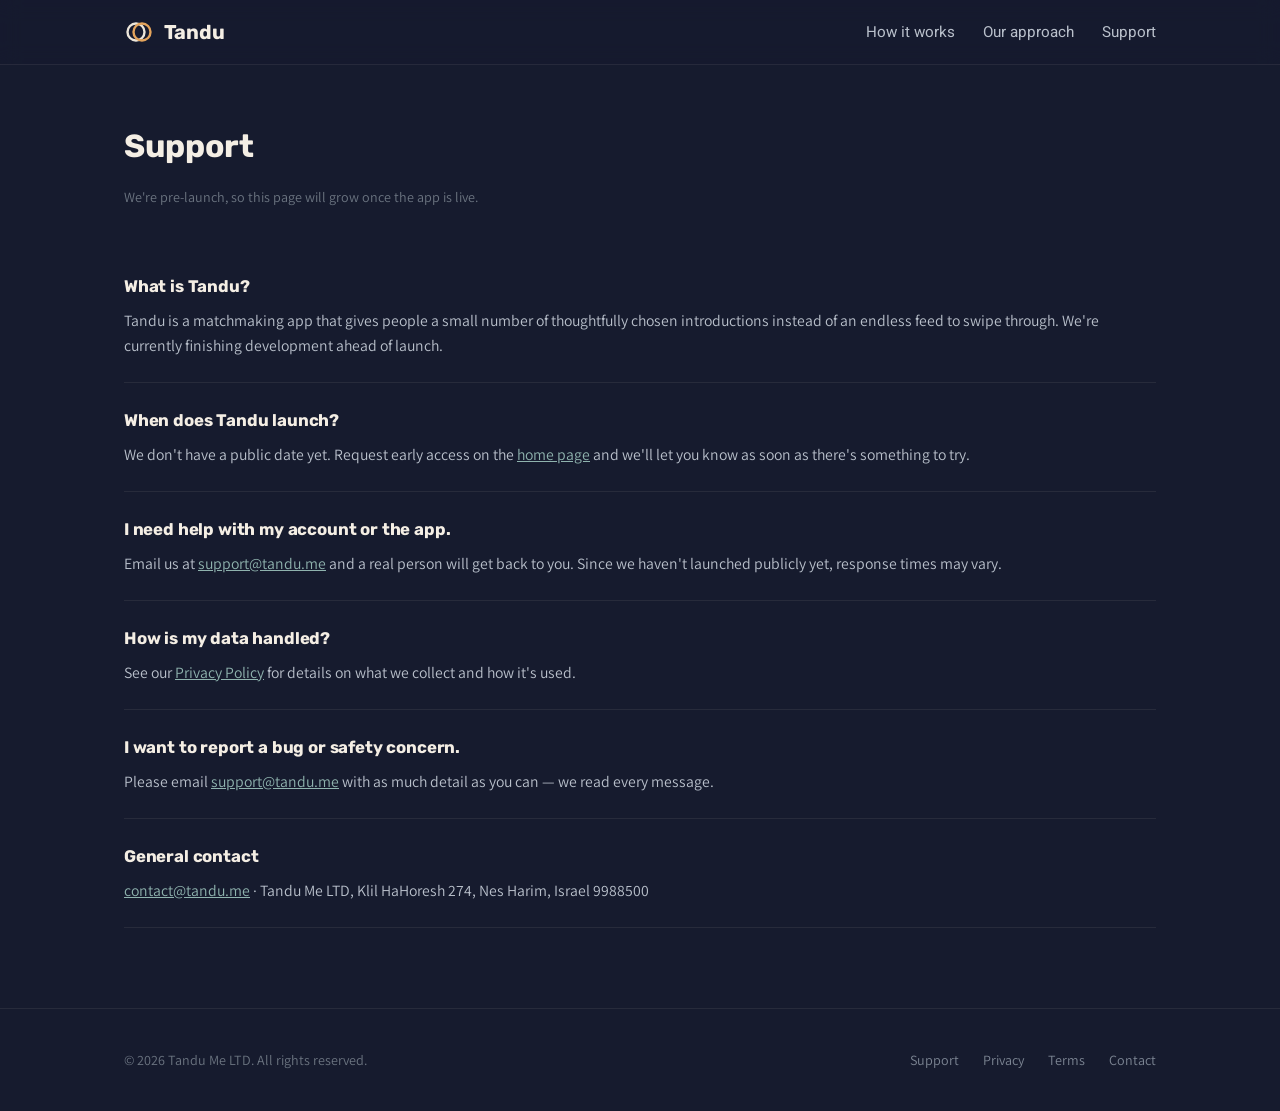
<file: support.html>
<!doctype html>
<html lang="en">
<head>
  <meta charset="utf-8">
  <title>Support — Tandu</title>
  <meta name="viewport" content="width=device-width, initial-scale=1">
  <meta name="theme-color" content="#161B2E">
  <link rel="icon" href="assets/favicon.svg" type="image/svg+xml">
  <link rel="preconnect" href="https://fonts.googleapis.com">
  <link rel="preconnect" href="https://fonts.gstatic.com" crossorigin>
  <link href="https://fonts.googleapis.com/css2?family=Rubik:wght@500;600;700&family=Assistant:wght@400;500;600&family=Heebo:wght@500;600&family=IBM+Plex+Mono:wght@400;500&display=swap" rel="stylesheet">
  <link rel="stylesheet" href="assets/style.css">
</head>
<body>

  <header class="site-header">
    <div class="container">
      <a class="brand plain" href="index.html">
        <span class="mark">
          <svg width="30" height="30" viewBox="0 0 30 30" fill="none">
            <circle cx="12" cy="15" r="8.5" stroke="#ECE6DA" stroke-width="2.4"/>
            <circle cx="18" cy="15" r="8.5" stroke="#E4A45C" stroke-width="2.4"/>
          </svg>
        </span>
        <span class="brand-word">Tandu</span>
      </a>
      <nav class="site-nav">
        <a href="index.html#how-it-works">How it works</a>
        <a href="index.html#values">Our approach</a>
        <a href="support.html">Support</a>
      </nav>
    </div>
  </header>

  <main class="legal">
    <div class="container">
      <h1>Support</h1>
      <p class="updated">We're pre-launch, so this page will grow once the app is live.</p>

      <div class="faq-item">
        <h3>What is Tandu?</h3>
        <p>Tandu is a matchmaking app that gives people a small number of thoughtfully chosen introductions instead of an endless feed to swipe through. We're currently finishing development ahead of launch.</p>
      </div>
      <div class="faq-item">
        <h3>When does Tandu launch?</h3>
        <p>We don't have a public date yet. Request early access on the <a href="index.html">home page</a> and we'll let you know as soon as there's something to try.</p>
      </div>
      <div class="faq-item">
        <h3>I need help with my account or the app.</h3>
        <p>Email us at <a href="mailto:support@tandu.me">support@tandu.me</a> and a real person will get back to you. Since we haven't launched publicly yet, response times may vary.</p>
      </div>
      <div class="faq-item">
        <h3>How is my data handled?</h3>
        <p>See our <a href="privacy.html">Privacy Policy</a> for details on what we collect and how it's used.</p>
      </div>
      <div class="faq-item">
        <h3>I want to report a bug or safety concern.</h3>
        <p>Please email <a href="mailto:support@tandu.me">support@tandu.me</a> with as much detail as you can — we read every message.</p>
      </div>
      <div class="faq-item">
        <h3>General contact</h3>
        <p><a href="mailto:contact@tandu.me">contact@tandu.me</a> · Tandu Me LTD, Klil HaHoresh 274, Nes Harim, Israel 9988500</p>
      </div>
    </div>
  </main>

  <footer class="site-footer">
    <div class="container footer-grid">
      <div>&copy; 2026 Tandu Me LTD. All rights reserved.</div>
      <div class="footer-links">
        <a href="support.html">Support</a>
        <a href="privacy.html">Privacy</a>
        <a href="terms.html">Terms</a>
        <a href="mailto:contact@tandu.me">Contact</a>
      </div>
    </div>
  </footer>

</body>
</html>
</file>
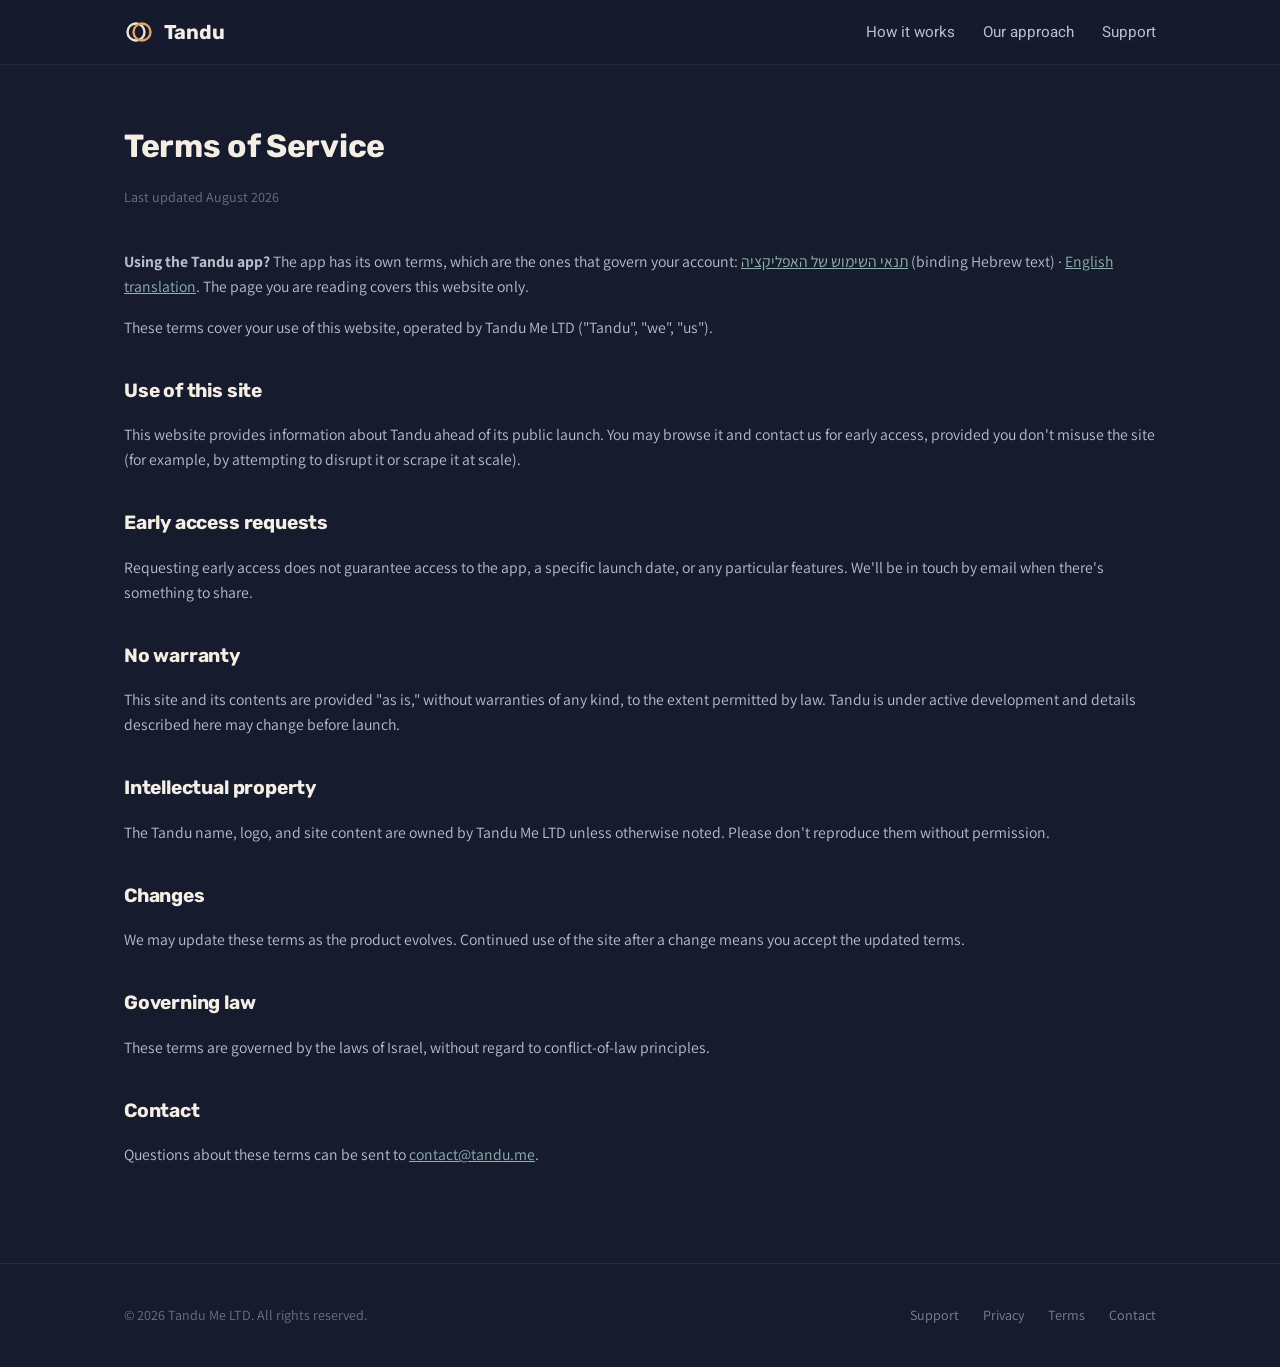
<file: terms.html>
<!doctype html>
<html lang="en">
<head>
  <meta charset="utf-8">
  <title>Terms of Service — Tandu</title>
  <meta name="viewport" content="width=device-width, initial-scale=1">
  <meta name="theme-color" content="#161B2E">
  <link rel="icon" href="assets/favicon.svg" type="image/svg+xml">
  <link rel="preconnect" href="https://fonts.googleapis.com">
  <link rel="preconnect" href="https://fonts.gstatic.com" crossorigin>
  <link href="https://fonts.googleapis.com/css2?family=Rubik:wght@500;600;700&family=Assistant:wght@400;500;600&family=Heebo:wght@500;600&family=IBM+Plex+Mono:wght@400;500&display=swap" rel="stylesheet">
  <link rel="stylesheet" href="assets/style.css">
</head>
<body>

  <header class="site-header">
    <div class="container">
      <a class="brand plain" href="index.html">
        <span class="mark">
          <svg width="30" height="30" viewBox="0 0 30 30" fill="none">
            <circle cx="12" cy="15" r="8.5" stroke="#ECE6DA" stroke-width="2.4"/>
            <circle cx="18" cy="15" r="8.5" stroke="#E4A45C" stroke-width="2.4"/>
          </svg>
        </span>
        <span class="brand-word">Tandu</span>
      </a>
      <nav class="site-nav">
        <a href="index.html#how-it-works">How it works</a>
        <a href="index.html#values">Our approach</a>
        <a href="support.html">Support</a>
      </nav>
    </div>
  </header>

  <main class="legal">
    <div class="container">
      <h1>Terms of Service</h1>
      <p class="updated">Last updated August 2026</p>

      <p><strong>Using the Tandu app?</strong> The app has its own terms, which are the ones that govern your account: <a href="app-terms.he.html">תנאי השימוש של האפליקציה</a> (binding Hebrew text) · <a href="app-terms.en.html">English translation</a>. The page you are reading covers this website only.</p>

      <p>These terms cover your use of this website, operated by Tandu Me LTD ("Tandu", "we", "us").</p>

      <h2>Use of this site</h2>
      <p>This website provides information about Tandu ahead of its public launch. You may browse it and contact us for early access, provided you don't misuse the site (for example, by attempting to disrupt it or scrape it at scale).</p>

      <h2>Early access requests</h2>
      <p>Requesting early access does not guarantee access to the app, a specific launch date, or any particular features. We'll be in touch by email when there's something to share.</p>

      <h2>No warranty</h2>
      <p>This site and its contents are provided "as is," without warranties of any kind, to the extent permitted by law. Tandu is under active development and details described here may change before launch.</p>

      <h2>Intellectual property</h2>
      <p>The Tandu name, logo, and site content are owned by Tandu Me LTD unless otherwise noted. Please don't reproduce them without permission.</p>

      <h2>Changes</h2>
      <p>We may update these terms as the product evolves. Continued use of the site after a change means you accept the updated terms.</p>

      <h2>Governing law</h2>
      <p>These terms are governed by the laws of Israel, without regard to conflict-of-law principles.</p>

      <h2>Contact</h2>
      <p>Questions about these terms can be sent to <a href="mailto:contact@tandu.me">contact@tandu.me</a>.</p>
    </div>
  </main>

  <footer class="site-footer">
    <div class="container footer-grid">
      <div>&copy; 2026 Tandu Me LTD. All rights reserved.</div>
      <div class="footer-links">
        <a href="support.html">Support</a>
        <a href="privacy.html">Privacy</a>
        <a href="terms.html">Terms</a>
        <a href="mailto:contact@tandu.me">Contact</a>
      </div>
    </div>
  </footer>

</body>
</html>
</file>
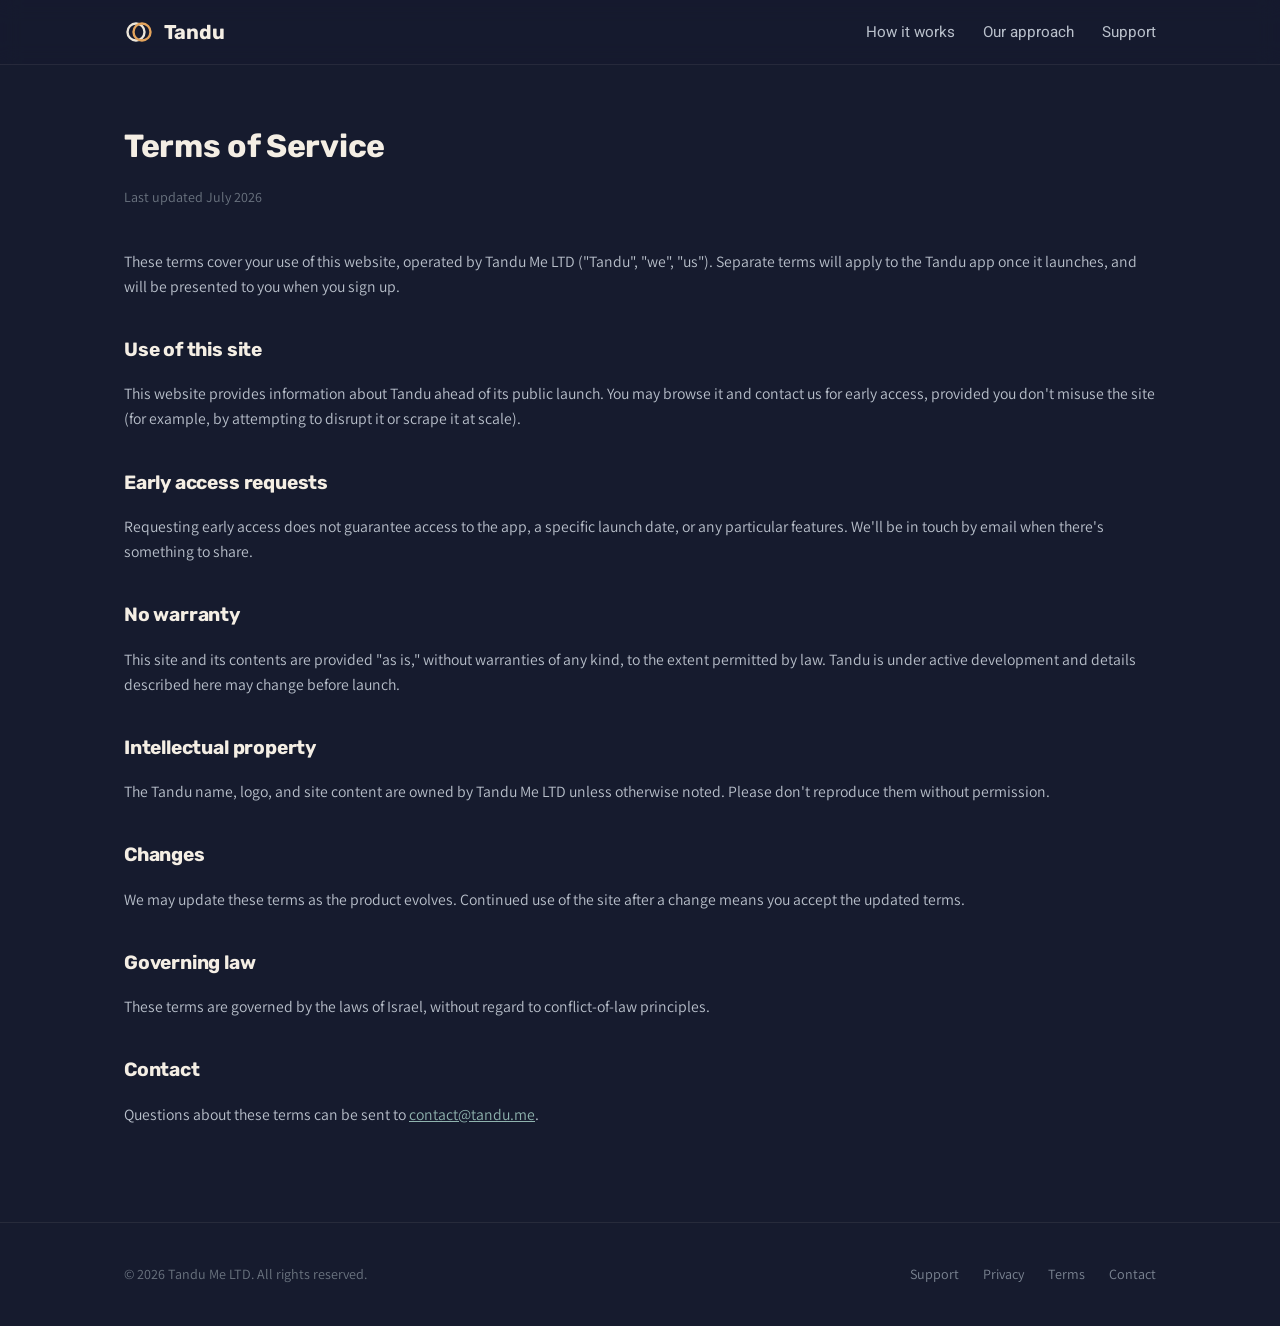
<file: h4vg3n5frk2c5cbt/terms.html>
<!doctype html>
<html lang="en">
<head>
  <meta charset="utf-8">
  <title>Terms of Service — Tandu</title>
  <meta name="viewport" content="width=device-width, initial-scale=1">
  <meta name="theme-color" content="#161B2E">
  <link rel="icon" href="assets/favicon.svg" type="image/svg+xml">
  <link rel="preconnect" href="https://fonts.googleapis.com">
  <link rel="preconnect" href="https://fonts.gstatic.com" crossorigin>
  <link href="https://fonts.googleapis.com/css2?family=Rubik:wght@500;600;700&family=Assistant:wght@400;500;600&family=Heebo:wght@500;600&family=IBM+Plex+Mono:wght@400;500&display=swap" rel="stylesheet">
  <link rel="stylesheet" href="assets/style.css">
</head>
<body>

  <header class="site-header">
    <div class="container">
      <a class="brand plain" href="index.html">
        <span class="mark">
          <svg width="30" height="30" viewBox="0 0 30 30" fill="none">
            <circle cx="12" cy="15" r="8.5" stroke="#ECE6DA" stroke-width="2.4"/>
            <circle cx="18" cy="15" r="8.5" stroke="#E4A45C" stroke-width="2.4"/>
          </svg>
        </span>
        <span class="brand-word">Tandu</span>
      </a>
      <nav class="site-nav">
        <a href="index.html#how-it-works">How it works</a>
        <a href="index.html#values">Our approach</a>
        <a href="support.html">Support</a>
      </nav>
    </div>
  </header>

  <main class="legal">
    <div class="container">
      <h1>Terms of Service</h1>
      <p class="updated">Last updated July 2026</p>

      <p>These terms cover your use of this website, operated by Tandu Me LTD ("Tandu", "we", "us"). Separate terms will apply to the Tandu app once it launches, and will be presented to you when you sign up.</p>

      <h2>Use of this site</h2>
      <p>This website provides information about Tandu ahead of its public launch. You may browse it and contact us for early access, provided you don't misuse the site (for example, by attempting to disrupt it or scrape it at scale).</p>

      <h2>Early access requests</h2>
      <p>Requesting early access does not guarantee access to the app, a specific launch date, or any particular features. We'll be in touch by email when there's something to share.</p>

      <h2>No warranty</h2>
      <p>This site and its contents are provided "as is," without warranties of any kind, to the extent permitted by law. Tandu is under active development and details described here may change before launch.</p>

      <h2>Intellectual property</h2>
      <p>The Tandu name, logo, and site content are owned by Tandu Me LTD unless otherwise noted. Please don't reproduce them without permission.</p>

      <h2>Changes</h2>
      <p>We may update these terms as the product evolves. Continued use of the site after a change means you accept the updated terms.</p>

      <h2>Governing law</h2>
      <p>These terms are governed by the laws of Israel, without regard to conflict-of-law principles.</p>

      <h2>Contact</h2>
      <p>Questions about these terms can be sent to <a href="mailto:contact@tandu.me">contact@tandu.me</a>.</p>
    </div>
  </main>

  <footer class="site-footer">
    <div class="container footer-grid">
      <div>&copy; 2026 Tandu Me LTD. All rights reserved.</div>
      <div class="footer-links">
        <a href="support.html">Support</a>
        <a href="privacy.html">Privacy</a>
        <a href="terms.html">Terms</a>
        <a href="mailto:contact@tandu.me">Contact</a>
      </div>
    </div>
  </footer>

</body>
</html>
</file>
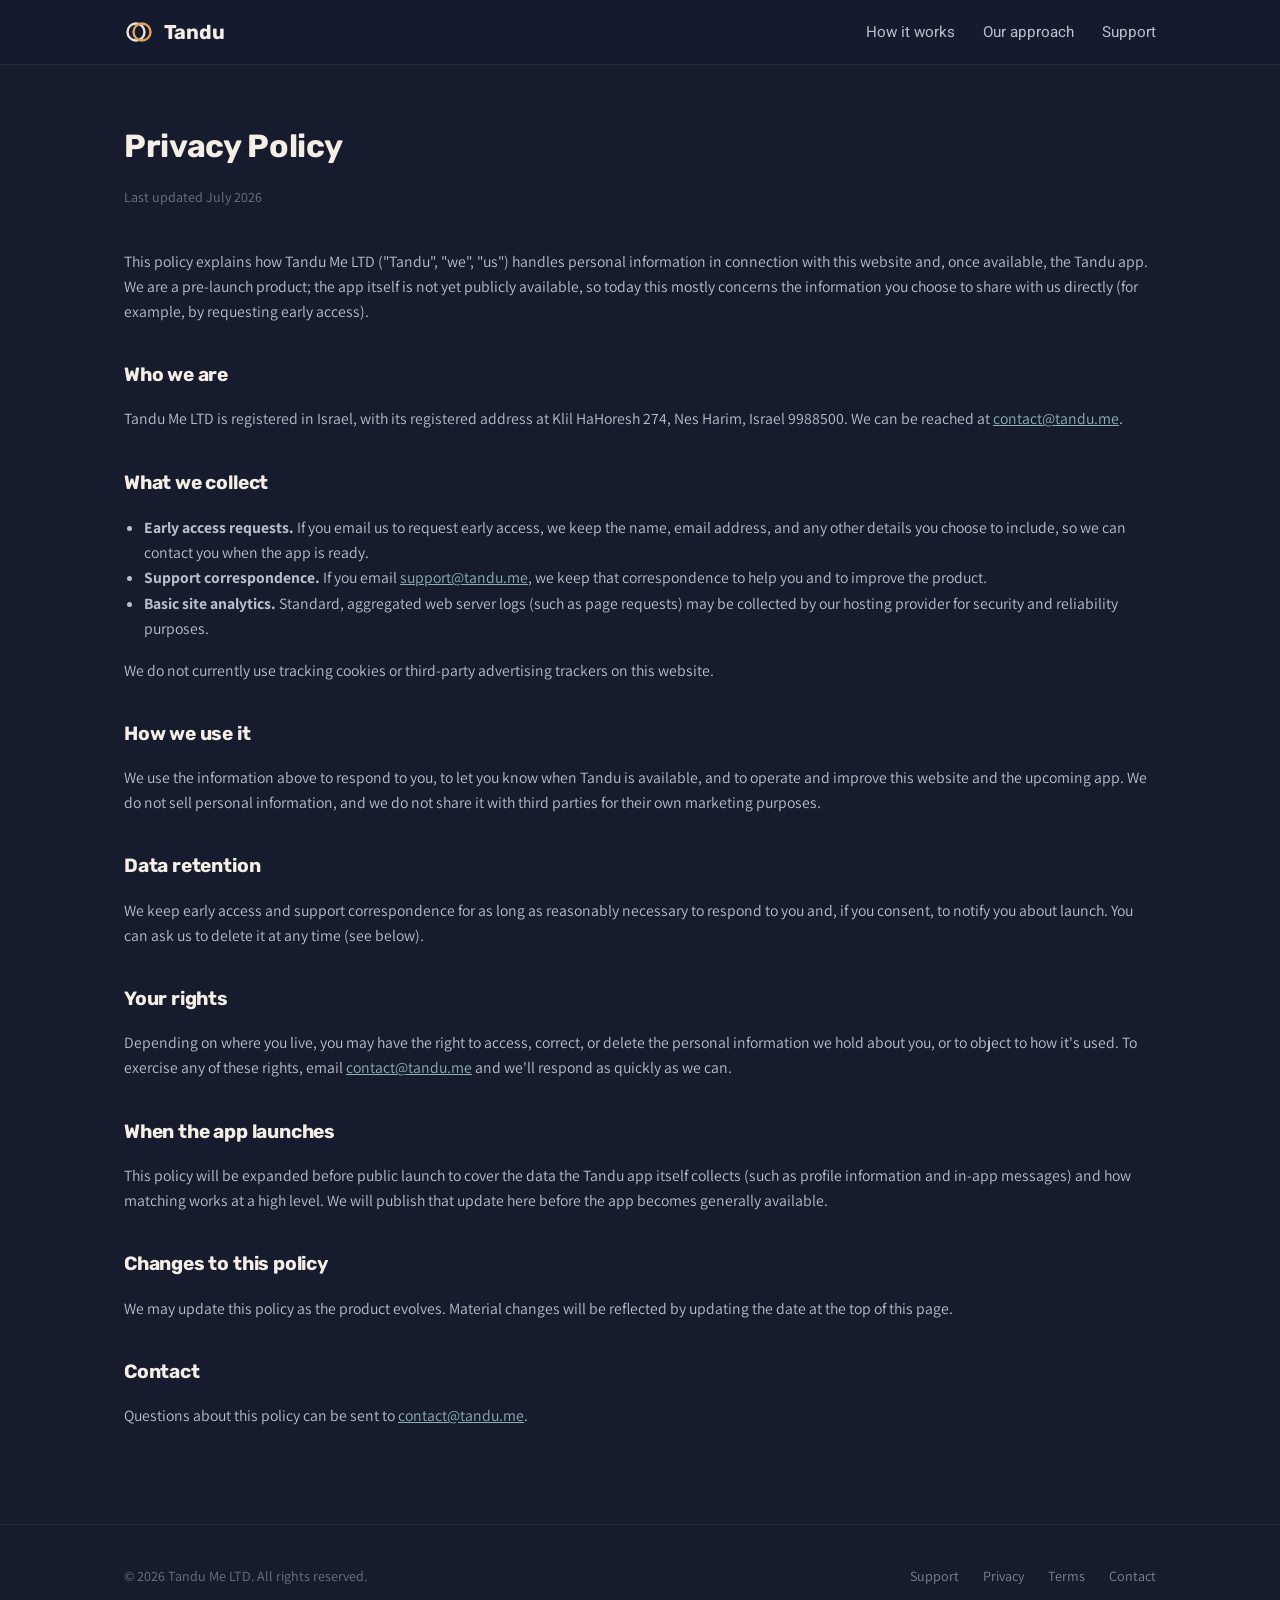
<file: preview/privacy.html>
<!doctype html>
<html lang="en">
<head>
  <meta charset="utf-8">
  <title>Privacy Policy — Tandu</title>
  <meta name="viewport" content="width=device-width, initial-scale=1">
  <meta name="theme-color" content="#161B2E">
  <link rel="icon" href="assets/favicon.svg" type="image/svg+xml">
  <link rel="preconnect" href="https://fonts.googleapis.com">
  <link rel="preconnect" href="https://fonts.gstatic.com" crossorigin>
  <link href="https://fonts.googleapis.com/css2?family=Rubik:wght@500;600;700&family=Assistant:wght@400;500;600&family=Heebo:wght@500;600&family=IBM+Plex+Mono:wght@400;500&display=swap" rel="stylesheet">
  <link rel="stylesheet" href="assets/style.css">
</head>
<body>

  <header class="site-header">
    <div class="container">
      <a class="brand plain" href="index.html">
        <span class="mark">
          <svg width="30" height="30" viewBox="0 0 30 30" fill="none">
            <circle cx="12" cy="15" r="8.5" stroke="#ECE6DA" stroke-width="2.4"/>
            <circle cx="18" cy="15" r="8.5" stroke="#E4A45C" stroke-width="2.4"/>
          </svg>
        </span>
        <span class="brand-word">Tandu</span>
      </a>
      <nav class="site-nav">
        <a href="index.html#how-it-works">How it works</a>
        <a href="index.html#values">Our approach</a>
        <a href="support.html">Support</a>
      </nav>
    </div>
  </header>

  <main class="legal">
    <div class="container">
      <h1>Privacy Policy</h1>
      <p class="updated">Last updated July 2026</p>

      <p>This policy explains how Tandu Me LTD ("Tandu", "we", "us") handles personal information in connection with this website and, once available, the Tandu app. We are a pre-launch product; the app itself is not yet publicly available, so today this mostly concerns the information you choose to share with us directly (for example, by requesting early access).</p>

      <h2>Who we are</h2>
      <p>Tandu Me LTD is registered in Israel, with its registered address at Klil HaHoresh 274, Nes Harim, Israel 9988500. We can be reached at <a href="mailto:contact@tandu.me">contact@tandu.me</a>.</p>

      <h2>What we collect</h2>
      <ul>
        <li><strong>Early access requests.</strong> If you email us to request early access, we keep the name, email address, and any other details you choose to include, so we can contact you when the app is ready.</li>
        <li><strong>Support correspondence.</strong> If you email <a href="mailto:support@tandu.me">support@tandu.me</a>, we keep that correspondence to help you and to improve the product.</li>
        <li><strong>Basic site analytics.</strong> Standard, aggregated web server logs (such as page requests) may be collected by our hosting provider for security and reliability purposes.</li>
      </ul>
      <p>We do not currently use tracking cookies or third-party advertising trackers on this website.</p>

      <h2>How we use it</h2>
      <p>We use the information above to respond to you, to let you know when Tandu is available, and to operate and improve this website and the upcoming app. We do not sell personal information, and we do not share it with third parties for their own marketing purposes.</p>

      <h2>Data retention</h2>
      <p>We keep early access and support correspondence for as long as reasonably necessary to respond to you and, if you consent, to notify you about launch. You can ask us to delete it at any time (see below).</p>

      <h2>Your rights</h2>
      <p>Depending on where you live, you may have the right to access, correct, or delete the personal information we hold about you, or to object to how it's used. To exercise any of these rights, email <a href="mailto:contact@tandu.me">contact@tandu.me</a> and we'll respond as quickly as we can.</p>

      <h2>When the app launches</h2>
      <p>This policy will be expanded before public launch to cover the data the Tandu app itself collects (such as profile information and in-app messages) and how matching works at a high level. We will publish that update here before the app becomes generally available.</p>

      <h2>Changes to this policy</h2>
      <p>We may update this policy as the product evolves. Material changes will be reflected by updating the date at the top of this page.</p>

      <h2>Contact</h2>
      <p>Questions about this policy can be sent to <a href="mailto:contact@tandu.me">contact@tandu.me</a>.</p>
    </div>
  </main>

  <footer class="site-footer">
    <div class="container footer-grid">
      <div>&copy; 2026 Tandu Me LTD. All rights reserved.</div>
      <div class="footer-links">
        <a href="support.html">Support</a>
        <a href="privacy.html">Privacy</a>
        <a href="terms.html">Terms</a>
        <a href="mailto:contact@tandu.me">Contact</a>
      </div>
    </div>
  </footer>

</body>
</html>
</file>
<file: assets/style.css>
/* Tandu design tokens — derived from the product's own token set */
:root {
  --ink-night: #161B2E;
  --ink-slate: #1D2338;
  --ink-slate-2: #232A42;
  --ink-slate-3: #2B3350;
  --ink-deep: #12141F;

  --amber-light: #F0C48A;
  --amber: #E4A45C;
  --amber-deep: #B9743F;
  --terracotta: #C97F58;
  --teal: #8FB3AE;
  --teal-soft: rgba(143, 179, 174, .35);

  --ivory: #F4EEE4;
  --ivory-tint: #EBE1D2;

  --fg-primary: #ECE6DA;
  --fg-secondary: #B9C0CB;
  --fg-tertiary: #98A1AD;
  --fg-muted: #7C8593;
  --fg-faint: #6B7480;

  --border-subtle: rgba(236, 230, 218, .08);
  --border-default: rgba(236, 230, 218, .12);
  --border-strong: rgba(236, 230, 218, .2);
  --border-amber: rgba(228, 164, 92, .4);
  --border-teal: rgba(143, 179, 174, .3);

  --radius-md: 16px;
  --radius-lg: 18px;
  --radius-xl: 20px;
  --radius-2xl: 22px;
  --radius-pill: 100px;

  --font-display: "Rubik", sans-serif;
  --font-body: "Assistant", sans-serif;
  --font-alt: "Heebo", sans-serif;
  --font-mono: "IBM Plex Mono", monospace;

  --shadow-md: 0 20px 48px rgba(0, 0, 0, .38);
  --shadow-lg: 0 30px 70px rgba(0, 0, 0, .4);
  --glow-amber-sm: 0 0 20px rgba(228, 164, 92, .4);
  --glow-amber-md: 0 0 40px rgba(228, 164, 92, .45);
  --glow-teal-sm: 0 0 24px rgba(143, 179, 174, .35);
}

* { box-sizing: border-box; }

html { scroll-behavior: smooth; }

body {
  margin: 0;
  background: var(--ink-night);
  color: var(--fg-primary);
  font-family: var(--font-body);
  font-size: 17px;
  line-height: 1.6;
  -webkit-font-smoothing: antialiased;
}

h1, h2, h3, .brand-word {
  font-family: var(--font-display);
  font-weight: 700;
  letter-spacing: -0.01em;
  color: var(--ivory);
  margin: 0;
}

a { color: var(--teal); }
a.plain { color: inherit; text-decoration: none; }

.container {
  max-width: 1080px;
  margin: 0 auto;
  padding: 0 1.5rem;
}

/* header */
.site-header {
  position: sticky;
  top: 0;
  z-index: 10;
  background: rgba(22, 27, 46, .85);
  backdrop-filter: blur(10px);
  border-bottom: 1px solid var(--border-subtle);
}
.site-header .container {
  display: flex;
  align-items: center;
  justify-content: space-between;
  padding-top: 1rem;
  padding-bottom: 1rem;
}
.brand { display: flex; align-items: center; gap: .6rem; }
.brand-word { font-size: 1.25rem; }
.site-nav { display: flex; gap: 1.75rem; align-items: center; }
.site-nav a {
  color: var(--fg-secondary);
  text-decoration: none;
  font-size: .95rem;
  font-family: var(--font-alt);
}
.site-nav a:hover { color: var(--ivory); }

/* logo mark: two interlocking rings */
.mark { display: inline-block; }
.mark svg { display: block; }

/* buttons */
.btn {
  display: inline-flex;
  align-items: center;
  justify-content: center;
  gap: .5rem;
  padding: .85rem 1.75rem;
  border-radius: var(--radius-pill);
  font-family: var(--font-alt);
  font-weight: 600;
  font-size: .98rem;
  text-decoration: none;
  border: 1px solid transparent;
  cursor: pointer;
  transition: transform .15s ease, box-shadow .15s ease, background .15s ease;
}
.btn-primary {
  background: var(--amber);
  color: var(--ink-slate);
  box-shadow: var(--glow-amber-sm);
}
.btn-primary:hover { box-shadow: var(--glow-amber-md); transform: translateY(-1px); }
.btn-ghost {
  background: transparent;
  color: var(--fg-primary);
  border-color: var(--border-strong);
}
.btn-ghost:hover { border-color: var(--border-amber); color: var(--ivory); }

/* hero */
.hero {
  padding: 5.5rem 0 4.5rem;
  text-align: center;
}
.eyebrow {
  display: inline-block;
  font-family: var(--font-mono);
  font-size: .78rem;
  letter-spacing: .12em;
  text-transform: uppercase;
  color: var(--teal);
  background: var(--teal-soft);
  border: 1px solid var(--border-teal);
  padding: .35rem .9rem;
  border-radius: var(--radius-pill);
  margin-bottom: 1.5rem;
}
.hero h1 {
  font-size: clamp(2.2rem, 5vw, 3.4rem);
  line-height: 1.1;
  max-width: 18ch;
  margin: 0 auto 1.25rem;
}
.hero h1 .accent { color: var(--amber); }
.hero p.lead {
  max-width: 42ch;
  margin: 0 auto 2.25rem;
  color: var(--fg-secondary);
  font-size: 1.15rem;
}
.hero-actions {
  display: flex;
  gap: 1rem;
  justify-content: center;
  flex-wrap: wrap;
}
.hero-note {
  margin-top: 1rem;
  font-size: .85rem;
  color: var(--fg-faint);
}

/* sections */
section { padding: 4rem 0; }
.section-head { text-align: center; margin-bottom: 2.75rem; }
.section-head h2 { font-size: clamp(1.6rem, 3vw, 2.1rem); margin-bottom: .75rem; }
.section-head p { color: var(--fg-secondary); max-width: 40ch; margin: 0 auto; }

/* steps */
.steps {
  display: grid;
  grid-template-columns: repeat(3, 1fr);
  gap: 1.5rem;
}
.step {
  background: var(--ink-slate);
  border: 1px solid var(--border-subtle);
  border-radius: var(--radius-xl);
  padding: 1.75rem;
}
.step .num {
  font-family: var(--font-mono);
  color: var(--amber);
  font-size: .85rem;
  border: 1px solid var(--border-amber);
  width: 2.1rem; height: 2.1rem;
  border-radius: 50%;
  display: flex; align-items: center; justify-content: center;
  margin-bottom: 1rem;
}
.step h3 { font-size: 1.1rem; margin-bottom: .5rem; }
.step p { color: var(--fg-secondary); margin: 0; font-size: .95rem; }

/* values */
.values {
  display: grid;
  grid-template-columns: repeat(3, 1fr);
  gap: 1.5rem;
}
.value {
  padding: 1.75rem;
  border-radius: var(--radius-xl);
  background: var(--ink-slate-2);
  border: 1px solid var(--border-subtle);
}
.value .dot {
  width: .6rem; height: .6rem; border-radius: 50%;
  background: var(--teal);
  box-shadow: var(--glow-teal-sm);
  margin-bottom: 1rem;
}
.value h3 { font-size: 1.05rem; margin-bottom: .5rem; }
.value p { color: var(--fg-secondary); margin: 0; font-size: .93rem; }

/* waitlist card */
.waitlist {
  background: linear-gradient(160deg, var(--ink-slate-2), var(--ink-slate));
  border: 1px solid var(--border-amber);
  border-radius: var(--radius-2xl);
  padding: 3rem 2rem;
  text-align: center;
  box-shadow: var(--shadow-lg);
}
.waitlist h2 { margin-bottom: .6rem; }
.waitlist p { color: var(--fg-secondary); margin: 0 auto 1.75rem; max-width: 36ch; }

/* footer */
.site-footer {
  border-top: 1px solid var(--border-subtle);
  padding: 2.5rem 0;
  color: var(--fg-faint);
  font-size: .88rem;
}
.footer-grid {
  display: flex;
  justify-content: space-between;
  align-items: center;
  flex-wrap: wrap;
  gap: 1rem;
}
.footer-links { display: flex; gap: 1.5rem; flex-wrap: wrap; }
.footer-links a { color: var(--fg-muted); text-decoration: none; }
.footer-links a:hover { color: var(--ivory); }

/* simple/legal pages */
.legal {
  padding: 3.5rem 0 5rem;
}
.legal h1 { font-size: 2rem; margin-bottom: .5rem; }
.legal .updated { color: var(--fg-faint); font-size: .88rem; margin-bottom: 2.5rem; }
.legal h2 { font-size: 1.2rem; margin: 2.25rem 0 .75rem; color: var(--ivory); }
.legal p, .legal li { color: var(--fg-secondary); font-size: .98rem; }
.legal ul { padding-inline-start: 1.25rem; }
.legal a { color: var(--teal); }

/* support/faq */
.faq-item {
  border-bottom: 1px solid var(--border-subtle);
  padding: 1.5rem 0;
}
.faq-item h3 { font-size: 1.05rem; margin-bottom: .5rem; color: var(--ivory); }
.faq-item p { color: var(--fg-secondary); margin: 0; }

@media (max-width: 720px) {
  .steps, .values { grid-template-columns: 1fr; }
  .site-nav { display: none; }
}
</file>
<file: h4vg3n5frk2c5cbt/assets/style.css>
/* Tandu design tokens — derived from the product's own token set */
:root {
  --ink-night: #161B2E;
  --ink-slate: #1D2338;
  --ink-slate-2: #232A42;
  --ink-slate-3: #2B3350;
  --ink-deep: #12141F;

  --amber-light: #F0C48A;
  --amber: #E4A45C;
  --amber-deep: #B9743F;
  --terracotta: #C97F58;
  --teal: #8FB3AE;
  --teal-soft: rgba(143, 179, 174, .35);

  --ivory: #F4EEE4;
  --ivory-tint: #EBE1D2;

  --fg-primary: #ECE6DA;
  --fg-secondary: #B9C0CB;
  --fg-tertiary: #98A1AD;
  --fg-muted: #7C8593;
  --fg-faint: #6B7480;

  --border-subtle: rgba(236, 230, 218, .08);
  --border-default: rgba(236, 230, 218, .12);
  --border-strong: rgba(236, 230, 218, .2);
  --border-amber: rgba(228, 164, 92, .4);
  --border-teal: rgba(143, 179, 174, .3);

  --radius-md: 16px;
  --radius-lg: 18px;
  --radius-xl: 20px;
  --radius-2xl: 22px;
  --radius-pill: 100px;

  --font-display: "Rubik", sans-serif;
  --font-body: "Assistant", sans-serif;
  --font-alt: "Heebo", sans-serif;
  --font-mono: "IBM Plex Mono", monospace;

  --shadow-md: 0 20px 48px rgba(0, 0, 0, .38);
  --shadow-lg: 0 30px 70px rgba(0, 0, 0, .4);
  --glow-amber-sm: 0 0 20px rgba(228, 164, 92, .4);
  --glow-amber-md: 0 0 40px rgba(228, 164, 92, .45);
  --glow-teal-sm: 0 0 24px rgba(143, 179, 174, .35);
}

* { box-sizing: border-box; }

html { scroll-behavior: smooth; }

body {
  margin: 0;
  background: var(--ink-night);
  color: var(--fg-primary);
  font-family: var(--font-body);
  font-size: 17px;
  line-height: 1.6;
  -webkit-font-smoothing: antialiased;
}

h1, h2, h3, .brand-word {
  font-family: var(--font-display);
  font-weight: 700;
  letter-spacing: -0.01em;
  color: var(--ivory);
  margin: 0;
}

a { color: var(--teal); }
a.plain { color: inherit; text-decoration: none; }

.container {
  max-width: 1080px;
  margin: 0 auto;
  padding: 0 1.5rem;
}

/* header */
.site-header {
  position: sticky;
  top: 0;
  z-index: 10;
  background: rgba(22, 27, 46, .85);
  backdrop-filter: blur(10px);
  border-bottom: 1px solid var(--border-subtle);
}
.site-header .container {
  display: flex;
  align-items: center;
  justify-content: space-between;
  padding-top: 1rem;
  padding-bottom: 1rem;
}
.brand { display: flex; align-items: center; gap: .6rem; }
.brand-word { font-size: 1.25rem; }
.site-nav { display: flex; gap: 1.75rem; align-items: center; }
.site-nav a {
  color: var(--fg-secondary);
  text-decoration: none;
  font-size: .95rem;
  font-family: var(--font-alt);
}
.site-nav a:hover { color: var(--ivory); }

/* logo mark: two interlocking rings */
.mark { display: inline-block; }
.mark svg { display: block; }

/* buttons */
.btn {
  display: inline-flex;
  align-items: center;
  justify-content: center;
  gap: .5rem;
  padding: .85rem 1.75rem;
  border-radius: var(--radius-pill);
  font-family: var(--font-alt);
  font-weight: 600;
  font-size: .98rem;
  text-decoration: none;
  border: 1px solid transparent;
  cursor: pointer;
  transition: transform .15s ease, box-shadow .15s ease, background .15s ease;
}
.btn-primary {
  background: var(--amber);
  color: var(--ink-slate);
  box-shadow: var(--glow-amber-sm);
}
.btn-primary:hover { box-shadow: var(--glow-amber-md); transform: translateY(-1px); }
.btn-ghost {
  background: transparent;
  color: var(--fg-primary);
  border-color: var(--border-strong);
}
.btn-ghost:hover { border-color: var(--border-amber); color: var(--ivory); }

/* hero */
.hero {
  padding: 5.5rem 0 4.5rem;
  text-align: center;
}
.eyebrow {
  display: inline-block;
  font-family: var(--font-mono);
  font-size: .78rem;
  letter-spacing: .12em;
  text-transform: uppercase;
  color: var(--teal);
  background: var(--teal-soft);
  border: 1px solid var(--border-teal);
  padding: .35rem .9rem;
  border-radius: var(--radius-pill);
  margin-bottom: 1.5rem;
}
.hero h1 {
  font-size: clamp(2.2rem, 5vw, 3.4rem);
  line-height: 1.1;
  max-width: 18ch;
  margin: 0 auto 1.25rem;
}
.hero h1 .accent { color: var(--amber); }
.hero p.lead {
  max-width: 42ch;
  margin: 0 auto 2.25rem;
  color: var(--fg-secondary);
  font-size: 1.15rem;
}
.hero-actions {
  display: flex;
  gap: 1rem;
  justify-content: center;
  flex-wrap: wrap;
}
.hero-note {
  margin-top: 1rem;
  font-size: .85rem;
  color: var(--fg-faint);
}

/* sections */
section { padding: 4rem 0; }
.section-head { text-align: center; margin-bottom: 2.75rem; }
.section-head h2 { font-size: clamp(1.6rem, 3vw, 2.1rem); margin-bottom: .75rem; }
.section-head p { color: var(--fg-secondary); max-width: 40ch; margin: 0 auto; }

/* steps */
.steps {
  display: grid;
  grid-template-columns: repeat(3, 1fr);
  gap: 1.5rem;
}
.step {
  background: var(--ink-slate);
  border: 1px solid var(--border-subtle);
  border-radius: var(--radius-xl);
  padding: 1.75rem;
}
.step .num {
  font-family: var(--font-mono);
  color: var(--amber);
  font-size: .85rem;
  border: 1px solid var(--border-amber);
  width: 2.1rem; height: 2.1rem;
  border-radius: 50%;
  display: flex; align-items: center; justify-content: center;
  margin-bottom: 1rem;
}
.step h3 { font-size: 1.1rem; margin-bottom: .5rem; }
.step p { color: var(--fg-secondary); margin: 0; font-size: .95rem; }

/* values */
.values {
  display: grid;
  grid-template-columns: repeat(3, 1fr);
  gap: 1.5rem;
}
.value {
  padding: 1.75rem;
  border-radius: var(--radius-xl);
  background: var(--ink-slate-2);
  border: 1px solid var(--border-subtle);
}
.value .dot {
  width: .6rem; height: .6rem; border-radius: 50%;
  background: var(--teal);
  box-shadow: var(--glow-teal-sm);
  margin-bottom: 1rem;
}
.value h3 { font-size: 1.05rem; margin-bottom: .5rem; }
.value p { color: var(--fg-secondary); margin: 0; font-size: .93rem; }

/* waitlist card */
.waitlist {
  background: linear-gradient(160deg, var(--ink-slate-2), var(--ink-slate));
  border: 1px solid var(--border-amber);
  border-radius: var(--radius-2xl);
  padding: 3rem 2rem;
  text-align: center;
  box-shadow: var(--shadow-lg);
}
.waitlist h2 { margin-bottom: .6rem; }
.waitlist p { color: var(--fg-secondary); margin: 0 auto 1.75rem; max-width: 36ch; }

/* footer */
.site-footer {
  border-top: 1px solid var(--border-subtle);
  padding: 2.5rem 0;
  color: var(--fg-faint);
  font-size: .88rem;
}
.footer-grid {
  display: flex;
  justify-content: space-between;
  align-items: center;
  flex-wrap: wrap;
  gap: 1rem;
}
.footer-links { display: flex; gap: 1.5rem; flex-wrap: wrap; }
.footer-links a { color: var(--fg-muted); text-decoration: none; }
.footer-links a:hover { color: var(--ivory); }

/* simple/legal pages */
.legal {
  padding: 3.5rem 0 5rem;
}
.legal h1 { font-size: 2rem; margin-bottom: .5rem; }
.legal .updated { color: var(--fg-faint); font-size: .88rem; margin-bottom: 2.5rem; }
.legal h2 { font-size: 1.2rem; margin: 2.25rem 0 .75rem; color: var(--ivory); }
.legal p, .legal li { color: var(--fg-secondary); font-size: .98rem; }
.legal ul { padding-inline-start: 1.25rem; }
.legal a { color: var(--teal); }

/* support/faq */
.faq-item {
  border-bottom: 1px solid var(--border-subtle);
  padding: 1.5rem 0;
}
.faq-item h3 { font-size: 1.05rem; margin-bottom: .5rem; color: var(--ivory); }
.faq-item p { color: var(--fg-secondary); margin: 0; }

@media (max-width: 720px) {
  .steps, .values { grid-template-columns: 1fr; }
  .site-nav { display: none; }
}
</file>
<file: preview/assets/style.css>
/* Tandu design tokens — derived from the product's own token set */
:root {
  --ink-night: #161B2E;
  --ink-slate: #1D2338;
  --ink-slate-2: #232A42;
  --ink-slate-3: #2B3350;
  --ink-deep: #12141F;

  --amber-light: #F0C48A;
  --amber: #E4A45C;
  --amber-deep: #B9743F;
  --terracotta: #C97F58;
  --teal: #8FB3AE;
  --teal-soft: rgba(143, 179, 174, .35);

  --ivory: #F4EEE4;
  --ivory-tint: #EBE1D2;

  --fg-primary: #ECE6DA;
  --fg-secondary: #B9C0CB;
  --fg-tertiary: #98A1AD;
  --fg-muted: #7C8593;
  --fg-faint: #6B7480;

  --border-subtle: rgba(236, 230, 218, .08);
  --border-default: rgba(236, 230, 218, .12);
  --border-strong: rgba(236, 230, 218, .2);
  --border-amber: rgba(228, 164, 92, .4);
  --border-teal: rgba(143, 179, 174, .3);

  --radius-md: 16px;
  --radius-lg: 18px;
  --radius-xl: 20px;
  --radius-2xl: 22px;
  --radius-pill: 100px;

  --font-display: "Rubik", sans-serif;
  --font-body: "Assistant", sans-serif;
  --font-alt: "Heebo", sans-serif;
  --font-mono: "IBM Plex Mono", monospace;

  --shadow-md: 0 20px 48px rgba(0, 0, 0, .38);
  --shadow-lg: 0 30px 70px rgba(0, 0, 0, .4);
  --glow-amber-sm: 0 0 20px rgba(228, 164, 92, .4);
  --glow-amber-md: 0 0 40px rgba(228, 164, 92, .45);
  --glow-teal-sm: 0 0 24px rgba(143, 179, 174, .35);
}

* { box-sizing: border-box; }

html { scroll-behavior: smooth; }

body {
  margin: 0;
  background: var(--ink-night);
  color: var(--fg-primary);
  font-family: var(--font-body);
  font-size: 17px;
  line-height: 1.6;
  -webkit-font-smoothing: antialiased;
}

h1, h2, h3, .brand-word {
  font-family: var(--font-display);
  font-weight: 700;
  letter-spacing: -0.01em;
  color: var(--ivory);
  margin: 0;
}

a { color: var(--teal); }
a.plain { color: inherit; text-decoration: none; }

.container {
  max-width: 1080px;
  margin: 0 auto;
  padding: 0 1.5rem;
}

/* header */
.site-header {
  position: sticky;
  top: 0;
  z-index: 10;
  background: rgba(22, 27, 46, .85);
  backdrop-filter: blur(10px);
  border-bottom: 1px solid var(--border-subtle);
}
.site-header .container {
  display: flex;
  align-items: center;
  justify-content: space-between;
  padding-top: 1rem;
  padding-bottom: 1rem;
}
.brand { display: flex; align-items: center; gap: .6rem; }
.brand-word { font-size: 1.25rem; }
.site-nav { display: flex; gap: 1.75rem; align-items: center; }
.site-nav a {
  color: var(--fg-secondary);
  text-decoration: none;
  font-size: .95rem;
  font-family: var(--font-alt);
}
.site-nav a:hover { color: var(--ivory); }

/* logo mark: two interlocking rings */
.mark { display: inline-block; }
.mark svg { display: block; }

/* buttons */
.btn {
  display: inline-flex;
  align-items: center;
  justify-content: center;
  gap: .5rem;
  padding: .85rem 1.75rem;
  border-radius: var(--radius-pill);
  font-family: var(--font-alt);
  font-weight: 600;
  font-size: .98rem;
  text-decoration: none;
  border: 1px solid transparent;
  cursor: pointer;
  transition: transform .15s ease, box-shadow .15s ease, background .15s ease;
}
.btn-primary {
  background: var(--amber);
  color: var(--ink-slate);
  box-shadow: var(--glow-amber-sm);
}
.btn-primary:hover { box-shadow: var(--glow-amber-md); transform: translateY(-1px); }
.btn-ghost {
  background: transparent;
  color: var(--fg-primary);
  border-color: var(--border-strong);
}
.btn-ghost:hover { border-color: var(--border-amber); color: var(--ivory); }

/* hero */
.hero {
  padding: 5.5rem 0 4.5rem;
  text-align: center;
}
.eyebrow {
  display: inline-block;
  font-family: var(--font-mono);
  font-size: .78rem;
  letter-spacing: .12em;
  text-transform: uppercase;
  color: var(--teal);
  background: var(--teal-soft);
  border: 1px solid var(--border-teal);
  padding: .35rem .9rem;
  border-radius: var(--radius-pill);
  margin-bottom: 1.5rem;
}
.hero h1 {
  font-size: clamp(2.2rem, 5vw, 3.4rem);
  line-height: 1.1;
  max-width: 18ch;
  margin: 0 auto 1.25rem;
}
.hero h1 .accent { color: var(--amber); }
.hero p.lead {
  max-width: 42ch;
  margin: 0 auto 2.25rem;
  color: var(--fg-secondary);
  font-size: 1.15rem;
}
.hero-actions {
  display: flex;
  gap: 1rem;
  justify-content: center;
  flex-wrap: wrap;
}
.hero-note {
  margin-top: 1rem;
  font-size: .85rem;
  color: var(--fg-faint);
}

/* sections */
section { padding: 4rem 0; }
.section-head { text-align: center; margin-bottom: 2.75rem; }
.section-head h2 { font-size: clamp(1.6rem, 3vw, 2.1rem); margin-bottom: .75rem; }
.section-head p { color: var(--fg-secondary); max-width: 40ch; margin: 0 auto; }

/* steps */
.steps {
  display: grid;
  grid-template-columns: repeat(3, 1fr);
  gap: 1.5rem;
}
.step {
  background: var(--ink-slate);
  border: 1px solid var(--border-subtle);
  border-radius: var(--radius-xl);
  padding: 1.75rem;
}
.step .num {
  font-family: var(--font-mono);
  color: var(--amber);
  font-size: .85rem;
  border: 1px solid var(--border-amber);
  width: 2.1rem; height: 2.1rem;
  border-radius: 50%;
  display: flex; align-items: center; justify-content: center;
  margin-bottom: 1rem;
}
.step h3 { font-size: 1.1rem; margin-bottom: .5rem; }
.step p { color: var(--fg-secondary); margin: 0; font-size: .95rem; }

/* values */
.values {
  display: grid;
  grid-template-columns: repeat(3, 1fr);
  gap: 1.5rem;
}
.value {
  padding: 1.75rem;
  border-radius: var(--radius-xl);
  background: var(--ink-slate-2);
  border: 1px solid var(--border-subtle);
}
.value .dot {
  width: .6rem; height: .6rem; border-radius: 50%;
  background: var(--teal);
  box-shadow: var(--glow-teal-sm);
  margin-bottom: 1rem;
}
.value h3 { font-size: 1.05rem; margin-bottom: .5rem; }
.value p { color: var(--fg-secondary); margin: 0; font-size: .93rem; }

/* waitlist card */
.waitlist {
  background: linear-gradient(160deg, var(--ink-slate-2), var(--ink-slate));
  border: 1px solid var(--border-amber);
  border-radius: var(--radius-2xl);
  padding: 3rem 2rem;
  text-align: center;
  box-shadow: var(--shadow-lg);
}
.waitlist h2 { margin-bottom: .6rem; }
.waitlist p { color: var(--fg-secondary); margin: 0 auto 1.75rem; max-width: 36ch; }

/* footer */
.site-footer {
  border-top: 1px solid var(--border-subtle);
  padding: 2.5rem 0;
  color: var(--fg-faint);
  font-size: .88rem;
}
.footer-grid {
  display: flex;
  justify-content: space-between;
  align-items: center;
  flex-wrap: wrap;
  gap: 1rem;
}
.footer-links { display: flex; gap: 1.5rem; flex-wrap: wrap; }
.footer-links a { color: var(--fg-muted); text-decoration: none; }
.footer-links a:hover { color: var(--ivory); }

/* simple/legal pages */
.legal {
  padding: 3.5rem 0 5rem;
}
.legal h1 { font-size: 2rem; margin-bottom: .5rem; }
.legal .updated { color: var(--fg-faint); font-size: .88rem; margin-bottom: 2.5rem; }
.legal h2 { font-size: 1.2rem; margin: 2.25rem 0 .75rem; color: var(--ivory); }
.legal p, .legal li { color: var(--fg-secondary); font-size: .98rem; }
.legal ul { padding-inline-start: 1.25rem; }
.legal a { color: var(--teal); }

/* support/faq */
.faq-item {
  border-bottom: 1px solid var(--border-subtle);
  padding: 1.5rem 0;
}
.faq-item h3 { font-size: 1.05rem; margin-bottom: .5rem; color: var(--ivory); }
.faq-item p { color: var(--fg-secondary); margin: 0; }

@media (max-width: 720px) {
  .steps, .values { grid-template-columns: 1fr; }
  .site-nav { display: none; }
}
</file>
